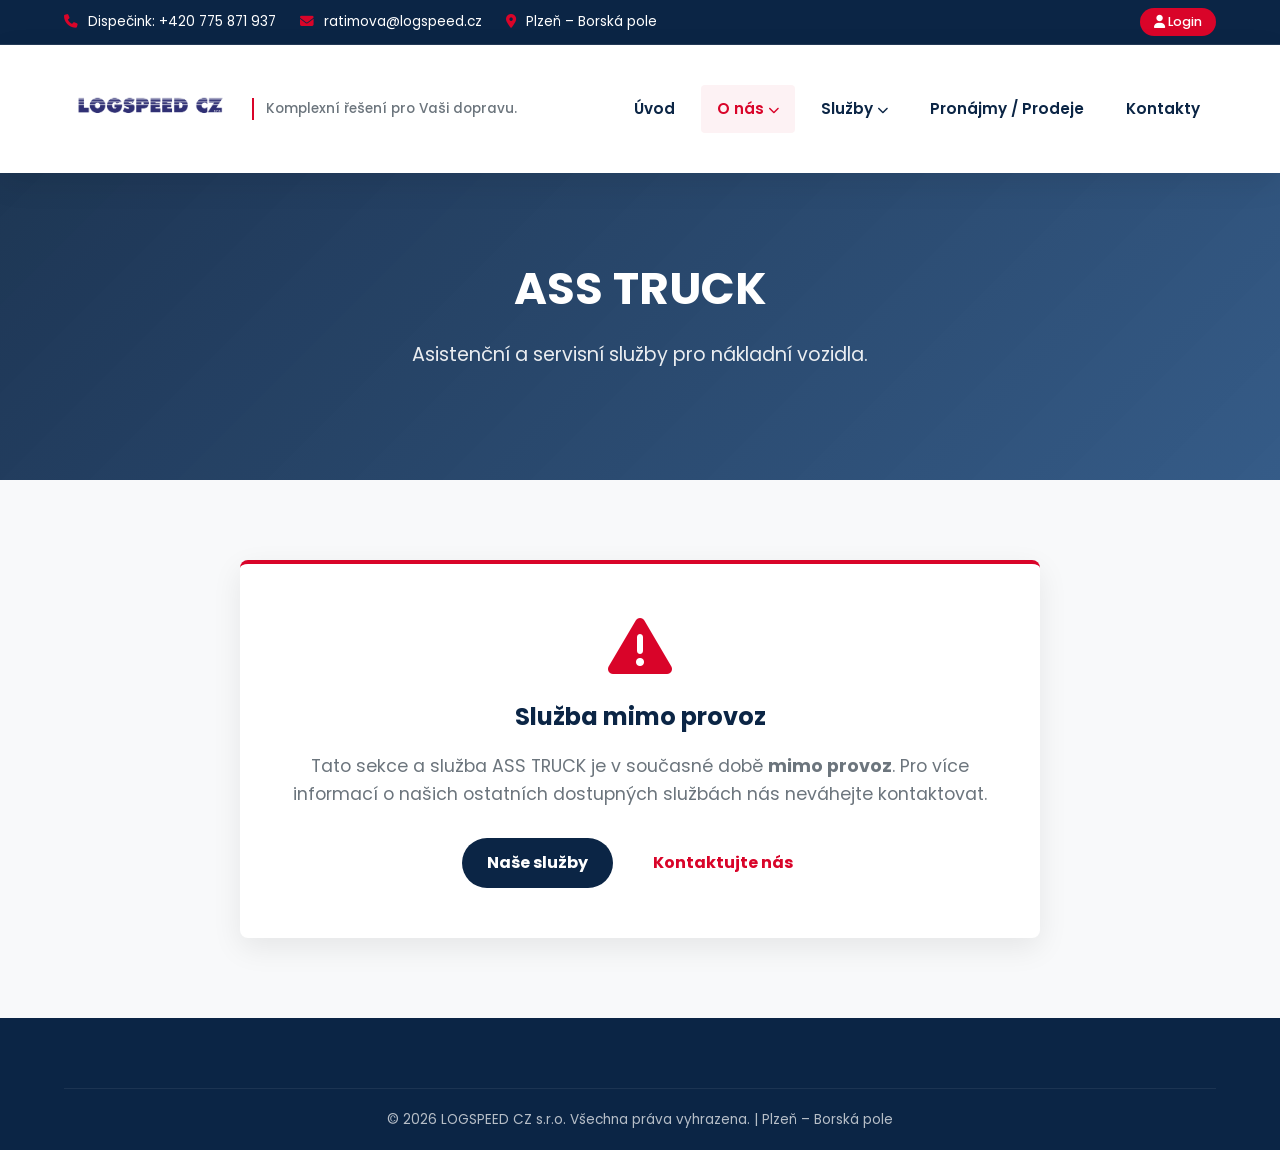
<file: ass-truck.html>
<!DOCTYPE html>
<html lang="cs">
<head>
  <meta charset="UTF-8">
  <meta name="viewport" content="width=device-width, initial-scale=1.0">
  <title>ASS TRUCK | LOGSPEED CZ s.r.o.</title>
  <link rel="stylesheet" href="style.css">
  <link rel="stylesheet" href="https://cdnjs.cloudflare.com/ajax/libs/font-awesome/6.4.0/css/all.min.css">
</head>
<body>

  <!-- HORNÍ KONTAKTNÍ LIŠTA -->
  <div class="top-bar">
    <div class="top-bar-info">
      <span><i class="fa-solid fa-phone"></i> Dispečink: +420 775 871 937</span>
      <span><i class="fa-solid fa-envelope"></i> ratimova@logspeed.cz</span>
      <span><i class="fa-solid fa-location-dot"></i> Plzeň – Borská pole</span>
    </div>
    <a href="#" class="login-btn-top"><i class="fa-solid fa-user"></i> Login</a>
  </div>

  <!-- HLAVNÍ HLAVIČKA A MENU -->
  <header class="main-header">
    <div class="logo-container">
      <a href="index.html">
        <img src="images/logo.png" alt="LOGSPEED CZ Logo" class="logo-img" onerror="this.src='https://via.placeholder.com/200x55?text=LOGSPEED+CZ'">
      </a>
      <div class="logo-slogan">
        Komplexní řešení pro Vaši dopravu.
      </div>
    </div>

    <nav>
      <ul class="nav-menu">
        <li class="nav-item"><a href="index.html" class="nav-link">Úvod</a></li>
        
        <li class="nav-item active">
          <a href="o-nas.html" class="nav-link">O nás <i class="fa-solid fa-chevron-down" style="font-size: 0.7rem;"></i></a>
          <ul class="dropdown-menu">
            <li><a href="o-nas.html" class="dropdown-item">O společnosti</a></li>
            <li><a href="ass-truck.html" class="dropdown-item">ASS TRUCK</a></li>
          </ul>
        </li>

        <li class="nav-item">
          <a href="sluzby.html" class="nav-link">Služby <i class="fa-solid fa-chevron-down" style="font-size: 0.7rem;"></i></a>
          <ul class="dropdown-menu">
            <li><a href="sluzby.html" class="dropdown-item">Přehled služeb</a></li>
            <li><a href="doprava-spedice.html" class="dropdown-item">Doprava a spedice</a></li>
            <li><a href="skladovani-logistika.html" class="dropdown-item">Skladování a logistika</a></li>
            <li><a href="cerpaci-stanice.html" class="dropdown-item">Čerpací stanice</a></li>
            <li><a href="parkovani.html" class="dropdown-item">Parkování</a></li>
            <li><a href="myci-linka.html" class="dropdown-item">Mycí linka</a></li>
          </ul>
        </li>

        <li class="nav-item"><a href="pronajmy-prodeje.html" class="nav-link">Pronájmy / Prodeje</a></li>
        <li class="nav-item"><a href="kontakty.html" class="nav-link">Kontakty</a></li>
      </ul>
    </nav>
  </header>

  <!-- BANNER STRÁNKY -->
  <section class="hero-section">
    <h1 class="hero-title">ASS TRUCK</h1>
    <p class="hero-subtitle">Asistenční a servisní služby pro nákladní vozidla.</p>
  </section>

  <!-- OBSAH STRÁNKY -->
  <main class="container">
    
    <div style="max-width: 800px; margin: 40px auto; text-align: center;">
      <div class="card" style="padding: 50px 30px; border-top-color: var(--accent-color);">
        <i class="fa-solid fa-triangle-exclamation" style="font-size: 4rem; color: var(--accent-color); margin-bottom: 20px;"></i>
        <h2 style="color: var(--primary-color); margin-bottom: 15px;">Služba mimo provoz</h2>
        <p style="font-size: 1.1rem; color: var(--text-muted); margin-bottom: 30px;">
          Tato sekce a služba ASS TRUCK je v současné době <strong>mimo provoz</strong>. Pro více informací o našich ostatních dostupných službách nás neváhejte kontaktovat.
        </p>
        
        <div style="display: flex; gap: 15px; justify-content: center; flex-wrap: wrap;">
          <a href="sluzby.html" class="cta-btn" style="background: var(--primary-color); color: white;">Naše služby</a>
          <a href="kontakty.html" class="cta-btn">Kontaktujte nás</a>
        </div>
      </div>
    </div>

  </main>

  <!-- PATKA -->
  <footer class="main-footer">
    <div class="footer-bottom">
      <p>&copy; 2026 LOGSPEED CZ s.r.o. Všechna práva vyhrazena. | Plzeň – Borská pole</p>
    </div>
  </footer>

</body>
</html>
</file>
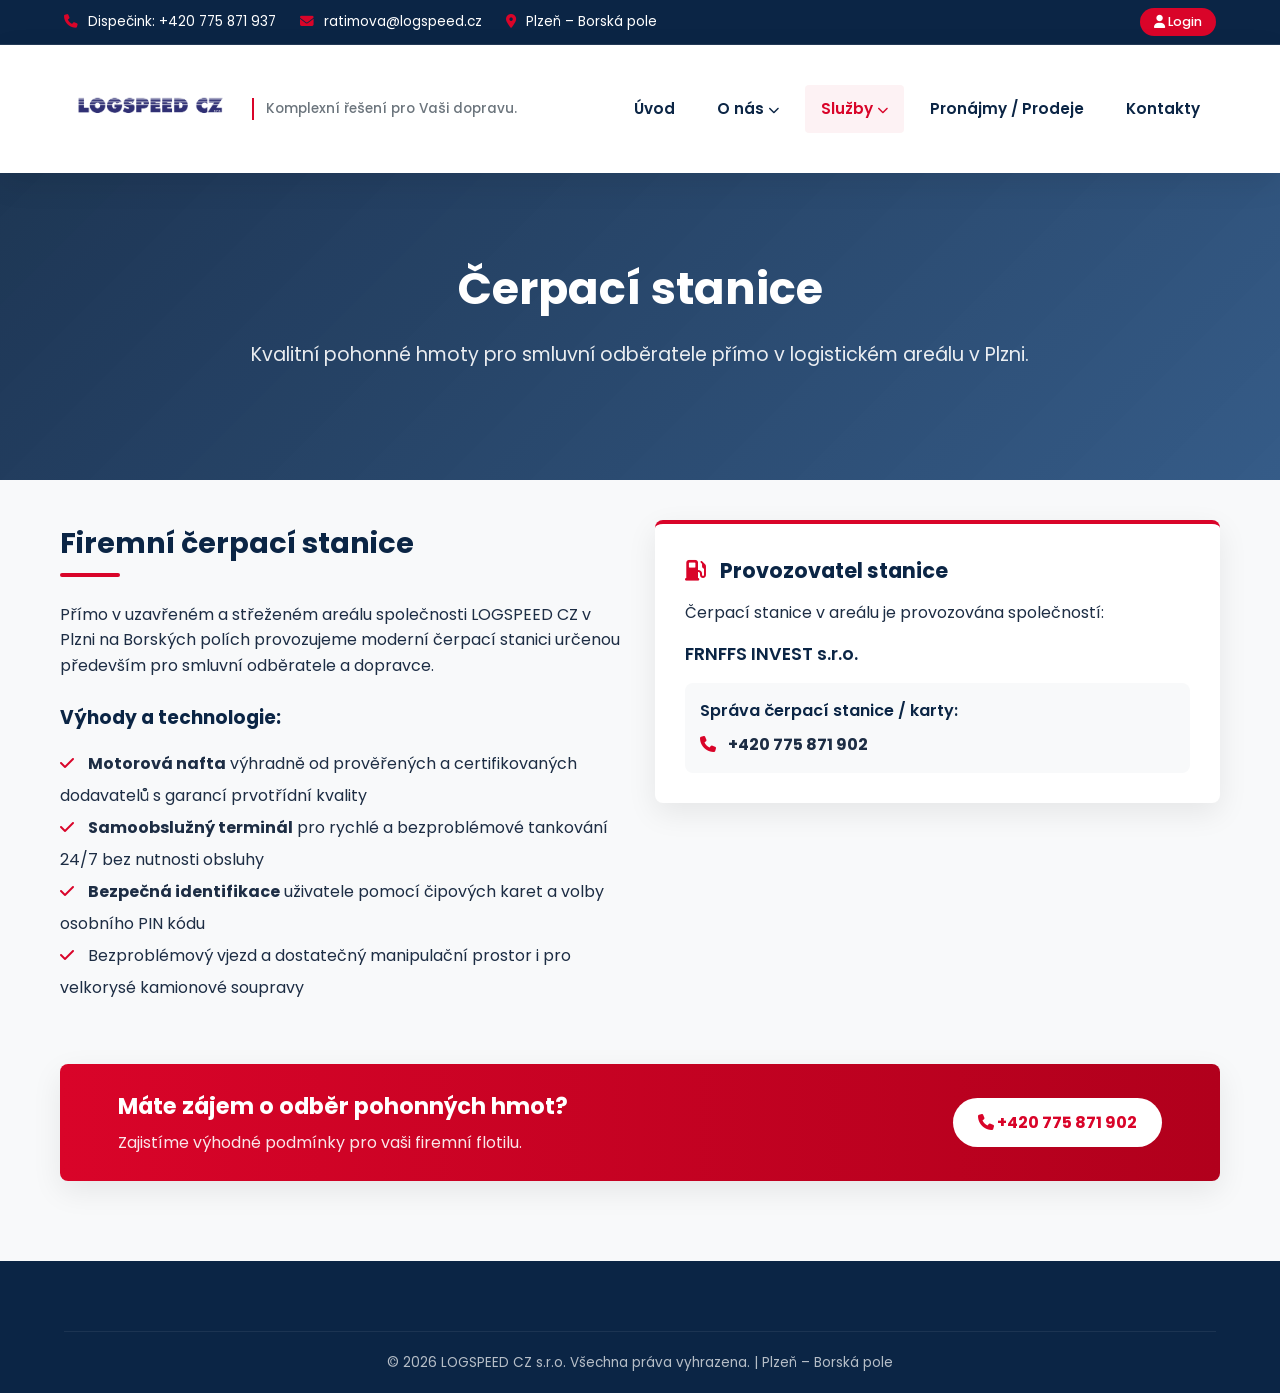
<file: cerpaci-stanice.html>
<!DOCTYPE html>
<html lang="cs">
<head>
  <meta charset="UTF-8">
  <meta name="viewport" content="width=device-width, initial-scale=1.0">
  <title>Čerpací stanice | LOGSPEED CZ s.r.o.</title>
  <link rel="stylesheet" href="style.css">
  <link rel="stylesheet" href="https://cdnjs.cloudflare.com/ajax/libs/font-awesome/6.4.0/css/all.min.css">
</head>
<body>

  <!-- HORNÍ KONTAKTNÍ LIŠTA -->
  <div class="top-bar">
    <div class="top-bar-info">
      <span><i class="fa-solid fa-phone"></i> Dispečink: +420 775 871 937</span>
      <span><i class="fa-solid fa-envelope"></i> ratimova@logspeed.cz</span>
      <span><i class="fa-solid fa-location-dot"></i> Plzeň – Borská pole</span>
    </div>
    <a href="#" class="login-btn-top"><i class="fa-solid fa-user"></i> Login</a>
  </div>

  <!-- HLAVNÍ HLAVIČKA A MENU -->
  <header class="main-header">
    <div class="logo-container">
      <a href="index.html">
        <img src="images/logo.png" alt="LOGSPEED CZ Logo" class="logo-img" onerror="this.src='https://via.placeholder.com/200x55?text=LOGSPEED+CZ'">
      </a>
      <div class="logo-slogan">
        Komplexní řešení pro Vaši dopravu.
      </div>
    </div>

    <nav>
      <ul class="nav-menu">
        <li class="nav-item"><a href="index.html" class="nav-link">Úvod</a></li>
        
        <li class="nav-item">
          <a href="o-nas.html" class="nav-link">O nás <i class="fa-solid fa-chevron-down" style="font-size: 0.7rem;"></i></a>
          <ul class="dropdown-menu">
            <li><a href="o-nas.html" class="dropdown-item">O společnosti</a></li>
            <li><a href="ass-truck.html" class="dropdown-item">ASS TRUCK</a></li>
          </ul>
        </li>

        <li class="nav-item active">
          <a href="sluzby.html" class="nav-link">Služby <i class="fa-solid fa-chevron-down" style="font-size: 0.7rem;"></i></a>
          <ul class="dropdown-menu">
            <li><a href="sluzby.html" class="dropdown-item">Přehled služeb</a></li>
            <li><a href="doprava-spedice.html" class="dropdown-item">Doprava a spedice</a></li>
            <li><a href="skladovani-logistika.html" class="dropdown-item">Skladování a logistika</a></li>
            <li><a href="cerpaci-stanice.html" class="dropdown-item">Čerpací stanice</a></li>
            <li><a href="parkovani.html" class="dropdown-item">Parkování</a></li>
            <li><a href="myci-linka.html" class="dropdown-item">Mycí linka</a></li>
          </ul>
        </li>

        <li class="nav-item"><a href="pronajmy-prodeje.html" class="nav-link">Pronájmy / Prodeje</a></li>
        <li class="nav-item"><a href="kontakty.html" class="nav-link">Kontakty</a></li>
      </ul>
    </nav>
  </header>

  <!-- BANNER STRÁNKY -->
  <section class="hero-section">
    <h1 class="hero-title">Čerpací stanice</h1>
    <p class="hero-subtitle">Kvalitní pohonné hmoty pro smluvní odběratele přímo v logistickém areálu v Plzni.</p>
  </section>

  <!-- OBSAH STRÁNKY -->
  <main class="container">
    
    <div class="grid-2">
      
      <!-- LEVÝ SLOUPEC: POPIS PROVOZU -->
      <div>
        <h2 class="section-title">Firemní čerpací stanice</h2>
        <p style="margin-bottom: 15px;">Přímo v uzavřeném a střeženém areálu společnosti LOGSPEED CZ v Plzni na Borských polích provozujeme moderní čerpací stanici určenou především pro smluvní odběratele a dopravce.</p>

        <h3 style="color: var(--primary-color); margin: 25px 0 15px;">Výhody a technologie:</h3>
        <ul style="line-height: 2; margin-bottom: 20px;">
          <li><i class="fa-solid fa-check" style="color: var(--accent-color); margin-right: 10px;"></i> <strong>Motorová nafta</strong> výhradně od prověřených a certifikovaných dodavatelů s garancí prvotřídní kvality</li>
          <li><i class="fa-solid fa-check" style="color: var(--accent-color); margin-right: 10px;"></i> <strong>Samoobslužný terminál</strong> pro rychlé a bezproblémové tankování 24/7 bez nutnosti obsluhy</li>
          <li><i class="fa-solid fa-check" style="color: var(--accent-color); margin-right: 10px;"></i> <strong>Bezpečná identifikace</strong> uživatele pomocí čipových karet a volby osobního PIN kódu</li>
          <li><i class="fa-solid fa-check" style="color: var(--accent-color); margin-right: 10px;"></i> Bezproblémový vjezd a dostatečný manipulační prostor i pro velkorysé kamionové soupravy</li>
        </ul>
      </div>

      <!-- PRAVÝ SLOUPEC: PROVOZOVATEL A KONTAKT -->
      <div>
        <div class="card" style="border-top-color: var(--accent-color); margin-bottom: 25px;">
          <h3 class="card-title"><i class="fa-solid fa-gas-pump" style="color: var(--accent-color); margin-right: 10px;"></i> Provozovatel stanice</h3>
          <p style="margin-bottom: 15px;">Čerpací stanice v areálu je provozována společností:</p>
          
          <p style="font-weight: 600; font-size: 1.1rem; color: var(--primary-color); margin-bottom: 15px;">FRNFFS INVEST s.r.o.</p>

          <div style="background: var(--bg-light); padding: 15px; border-radius: var(--radius);">
            <p style="font-weight: 600; color: var(--primary-color); margin-bottom: 8px;">Správa čerpací stanice / karty:</p>
            <p><i class="fa-solid fa-phone" style="color: var(--accent-color); margin-right: 8px;"></i> <strong>+420 775 871 902</strong></p>
          </div>
        </div>
      </div>

    </div>

    <!-- POPTÁVKA -->
    <div class="cta-banner">
      <div>
        <h3 style="font-size: 1.4rem; margin-bottom: 5px;">Máte zájem o odběr pohonných hmot?</h3>
        <p style="opacity: 0.9;">Zajistíme výhodné podmínky pro vaši firemní flotilu.</p>
      </div>
      <a href="tel:+420775871902" class="cta-btn"><i class="fa-solid fa-phone"></i> +420 775 871 902</a>
    </div>

  </main>

  <!-- PATKA -->
  <footer class="main-footer">
    <div class="footer-bottom">
      <p>&copy; 2026 LOGSPEED CZ s.r.o. Všechna práva vyhrazena. | Plzeň – Borská pole</p>
    </div>
  </footer>

</body>
</html>
</file>
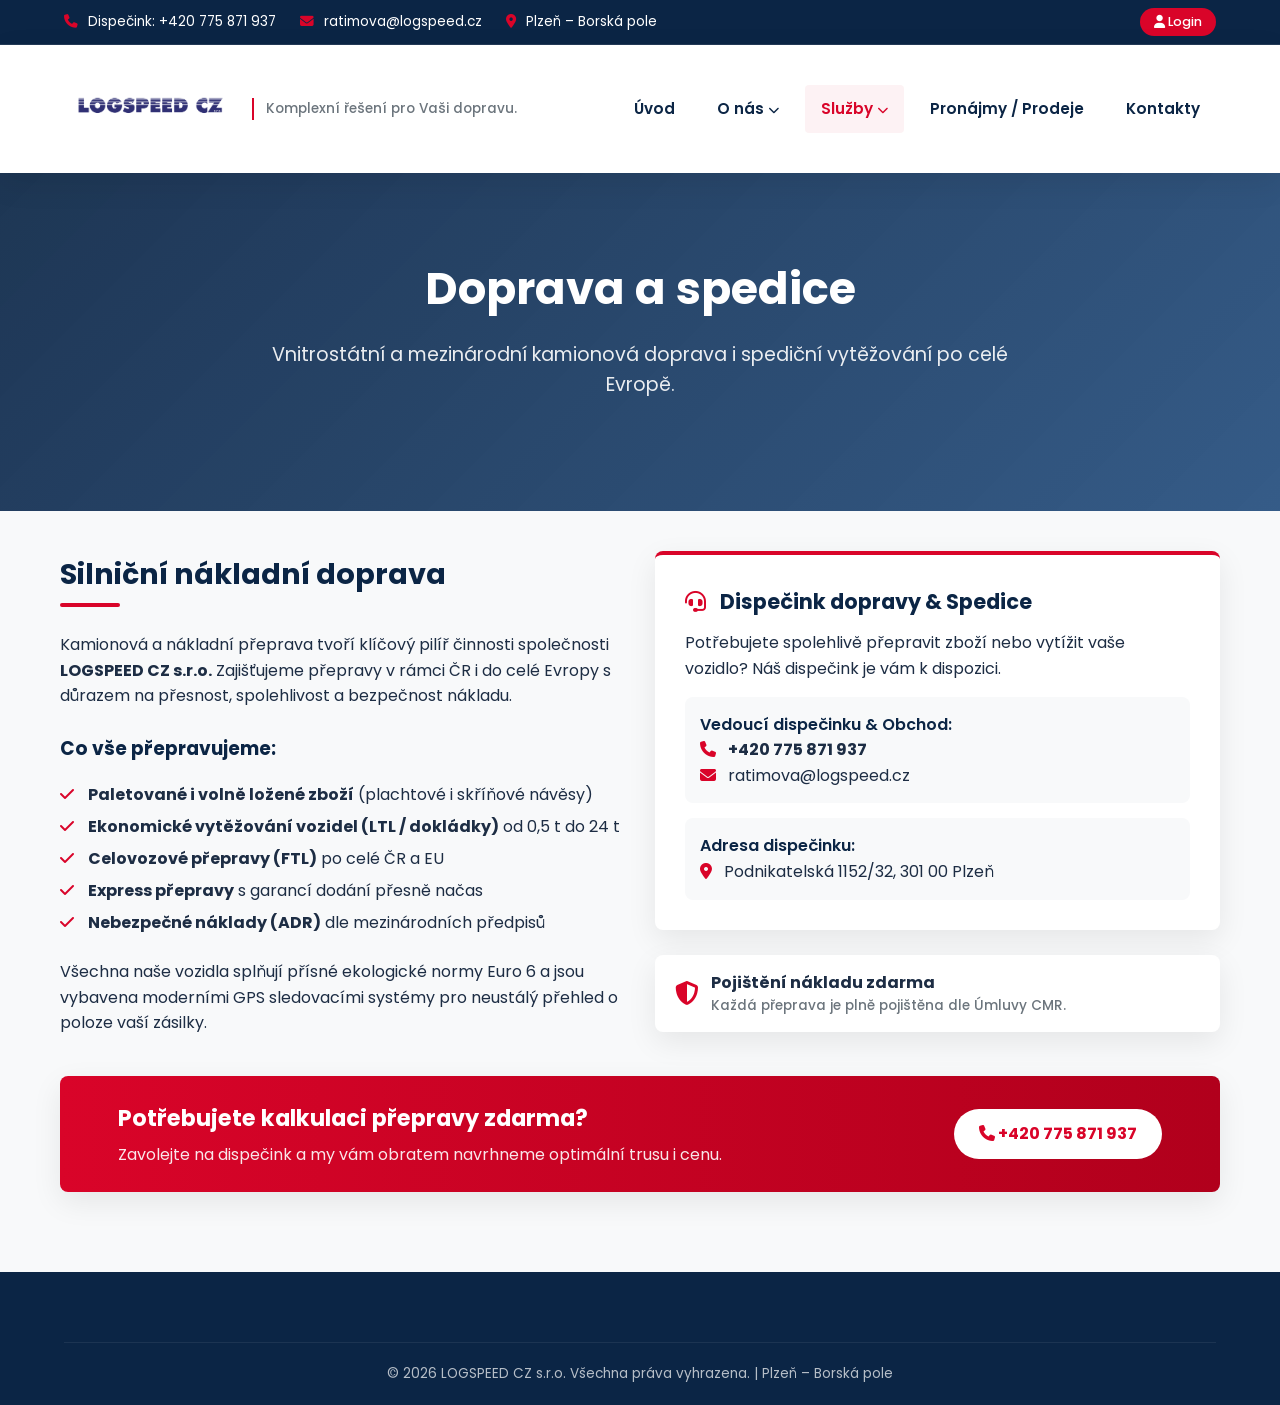
<file: doprava-spedice.html>
<!DOCTYPE html>
<html lang="cs">
<head>
  <meta charset="UTF-8">
  <meta name="viewport" content="width=device-width, initial-scale=1.0">
  <title>Doprava a spedice | LOGSPEED CZ s.r.o.</title>
  <link rel="stylesheet" href="style.css">
  <link rel="stylesheet" href="https://cdnjs.cloudflare.com/ajax/libs/font-awesome/6.4.0/css/all.min.css">
</head>
<body>

  <!-- HORNÍ KONTAKTNÍ LIŠTA -->
  <div class="top-bar">
    <div class="top-bar-info">
      <span><i class="fa-solid fa-phone"></i> Dispečink: +420 775 871 937</span>
      <span><i class="fa-solid fa-envelope"></i> ratimova@logspeed.cz</span>
      <span><i class="fa-solid fa-location-dot"></i> Plzeň – Borská pole</span>
    </div>
    <a href="#" class="login-btn-top"><i class="fa-solid fa-user"></i> Login</a>
  </div>

  <!-- HLAVNÍ HLAVIČKA A MENU -->
  <header class="main-header">
    <div class="logo-container">
      <a href="index.html">
        <img src="images/logo.png" alt="LOGSPEED CZ Logo" class="logo-img" onerror="this.src='https://via.placeholder.com/200x55?text=LOGSPEED+CZ'">
      </a>
      <div class="logo-slogan">
        Komplexní řešení pro Vaši dopravu.
      </div>
    </div>

    <nav>
      <ul class="nav-menu">
        <li class="nav-item"><a href="index.html" class="nav-link">Úvod</a></li>
        
        <li class="nav-item">
          <a href="o-nas.html" class="nav-link">O nás <i class="fa-solid fa-chevron-down" style="font-size: 0.7rem;"></i></a>
          <ul class="dropdown-menu">
            <li><a href="o-nas.html" class="dropdown-item">O společnosti</a></li>
            <li><a href="ass-truck.html" class="dropdown-item">ASS TRUCK</a></li>
          </ul>
        </li>

        <li class="nav-item active">
          <a href="sluzby.html" class="nav-link">Služby <i class="fa-solid fa-chevron-down" style="font-size: 0.7rem;"></i></a>
          <ul class="dropdown-menu">
            <li><a href="sluzby.html" class="dropdown-item">Přehled služeb</a></li>
            <li><a href="doprava-spedice.html" class="dropdown-item">Doprava a spedice</a></li>
            <li><a href="skladovani-logistika.html" class="dropdown-item">Skladování a logistika</a></li>
            <li><a href="cerpaci-stanice.html" class="dropdown-item">Čerpací stanice</a></li>
            <li><a href="parkovani.html" class="dropdown-item">Parkování</a></li>
            <li><a href="myci-linka.html" class="dropdown-item">Mycí linka</a></li>
          </ul>
        </li>

        <li class="nav-item"><a href="pronajmy-prodeje.html" class="nav-link">Pronájmy / Prodeje</a></li>
        <li class="nav-item"><a href="kontakty.html" class="nav-link">Kontakty</a></li>
      </ul>
    </nav>
  </header>

  <!-- BANNER STRÁNKY -->
  <section class="hero-section">
    <h1 class="hero-title">Doprava a spedice</h1>
    <p class="hero-subtitle">Vnitrostátní a mezinárodní kamionová doprava i spediční vytěžování po celé Evropě.</p>
  </section>

  <!-- OBSAH STRÁNKY -->
  <main class="container">
    
    <div class="grid-2">
      
      <!-- LEVÝ SLOUPEC: INFORMACE O DOPRAVĚ -->
      <div>
        <h2 class="section-title">Silniční nákladní doprava</h2>
        <p style="margin-bottom: 15px;">Kamionová a nákladní přeprava tvoří klíčový pilíř činnosti společnosti <strong>LOGSPEED CZ s.r.o.</strong> Zajišťujeme přepravy v rámci ČR i do celé Evropy s důrazem na přesnost, spolehlivost a bezpečnost nákladu.</p>

        <h3 style="color: var(--primary-color); margin: 25px 0 15px;">Co vše přepravujeme:</h3>
        <ul style="line-height: 2; margin-bottom: 20px;">
          <li><i class="fa-solid fa-check" style="color: var(--accent-color); margin-right: 10px;"></i> <strong>Paletované i volně ložené zboží</strong> (plachtové i skříňové návěsy)</li>
          <li><i class="fa-solid fa-check" style="color: var(--accent-color); margin-right: 10px;"></i> <strong>Ekonomické vytěžování vozidel (LTL / dokládky)</strong> od 0,5 t do 24 t</li>
          <li><i class="fa-solid fa-check" style="color: var(--accent-color); margin-right: 10px;"></i> <strong>Celovozové přepravy (FTL)</strong> po celé ČR a EU</li>
          <li><i class="fa-solid fa-check" style="color: var(--accent-color); margin-right: 10px;"></i> <strong>Express přepravy</strong> s garancí dodání přesně načas</li>
          <li><i class="fa-solid fa-check" style="color: var(--accent-color); margin-right: 10px;"></i> <strong>Nebezpečné náklady (ADR)</strong> dle mezinárodních předpisů</li>
        </ul>

        <p>Všechna naše vozidla splňují přísné ekologické normy Euro 6 a jsou vybavena moderními GPS sledovacími systémy pro neustálý přehled o poloze vaší zásilky.</p>
      </div>

      <!-- PRAVÝ SLOUPEC: DISPEČINK A RYCHLÁ POPTÁVKA -->
      <div>
        <div class="card" style="border-top-color: var(--accent-color); margin-bottom: 25px;">
          <h3 class="card-title"><i class="fa-solid fa-headset" style="color: var(--accent-color); margin-right: 10px;"></i> Dispečink dopravy & Spedice</h3>
          <p style="margin-bottom: 15px;">Potřebujete spolehlivě přepravit zboží nebo vytížit vaše vozidlo? Náš dispečink je vám k dispozici.</p>

          <div style="background: var(--bg-light); padding: 15px; border-radius: var(--radius); margin-bottom: 15px;">
            <p style="font-weight: 600; color: var(--primary-color);">Vedoucí dispečinku & Obchod:</p>
            <p><i class="fa-solid fa-phone" style="color: var(--accent-color); margin-right: 8px;"></i> <strong>+420 775 871 937</strong></p>
            <p><i class="fa-solid fa-envelope" style="color: var(--accent-color); margin-right: 8px;"></i> ratimova@logspeed.cz</p>
          </div>

          <div style="background: var(--bg-light); padding: 15px; border-radius: var(--radius);">
            <p style="font-weight: 600; color: var(--primary-color);">Adresa dispečinku:</p>
            <p><i class="fa-solid fa-location-dot" style="color: var(--accent-color); margin-right: 8px;"></i> Podnikatelská 1152/32, 301 00 Plzeň</p>
          </div>
        </div>

        <div class="reason-item" style="box-shadow: var(--shadow);">
          <i class="fa-solid fa-shield-halved" style="color: var(--accent-color); font-size: 1.5rem;"></i>
          <div>
            <strong>Pojištění nákladu zdarma</strong>
            <p style="font-size: 0.85rem; color: var(--text-muted); margin: 0;">Každá přeprava je plně pojištěna dle Úmluvy CMR.</p>
          </div>
        </div>
      </div>

    </div>

    <!-- POPTÁVKA -->
    <div class="cta-banner">
      <div>
        <h3 style="font-size: 1.4rem; margin-bottom: 5px;">Potřebujete kalkulaci přepravy zdarma?</h3>
        <p style="opacity: 0.9;">Zavolejte na dispečink a my vám obratem navrhneme optimální trusu i cenu.</p>
      </div>
      <a href="tel:+420775871937" class="cta-btn"><i class="fa-solid fa-phone"></i> +420 775 871 937</a>
    </div>

  </main>

  <!-- PATKA -->
  <footer class="main-footer">
    <div class="footer-bottom">
      <p>&copy; 2026 LOGSPEED CZ s.r.o. Všechna práva vyhrazena. | Plzeň – Borská pole</p>
    </div>
  </footer>

</body>
</html>
</file>
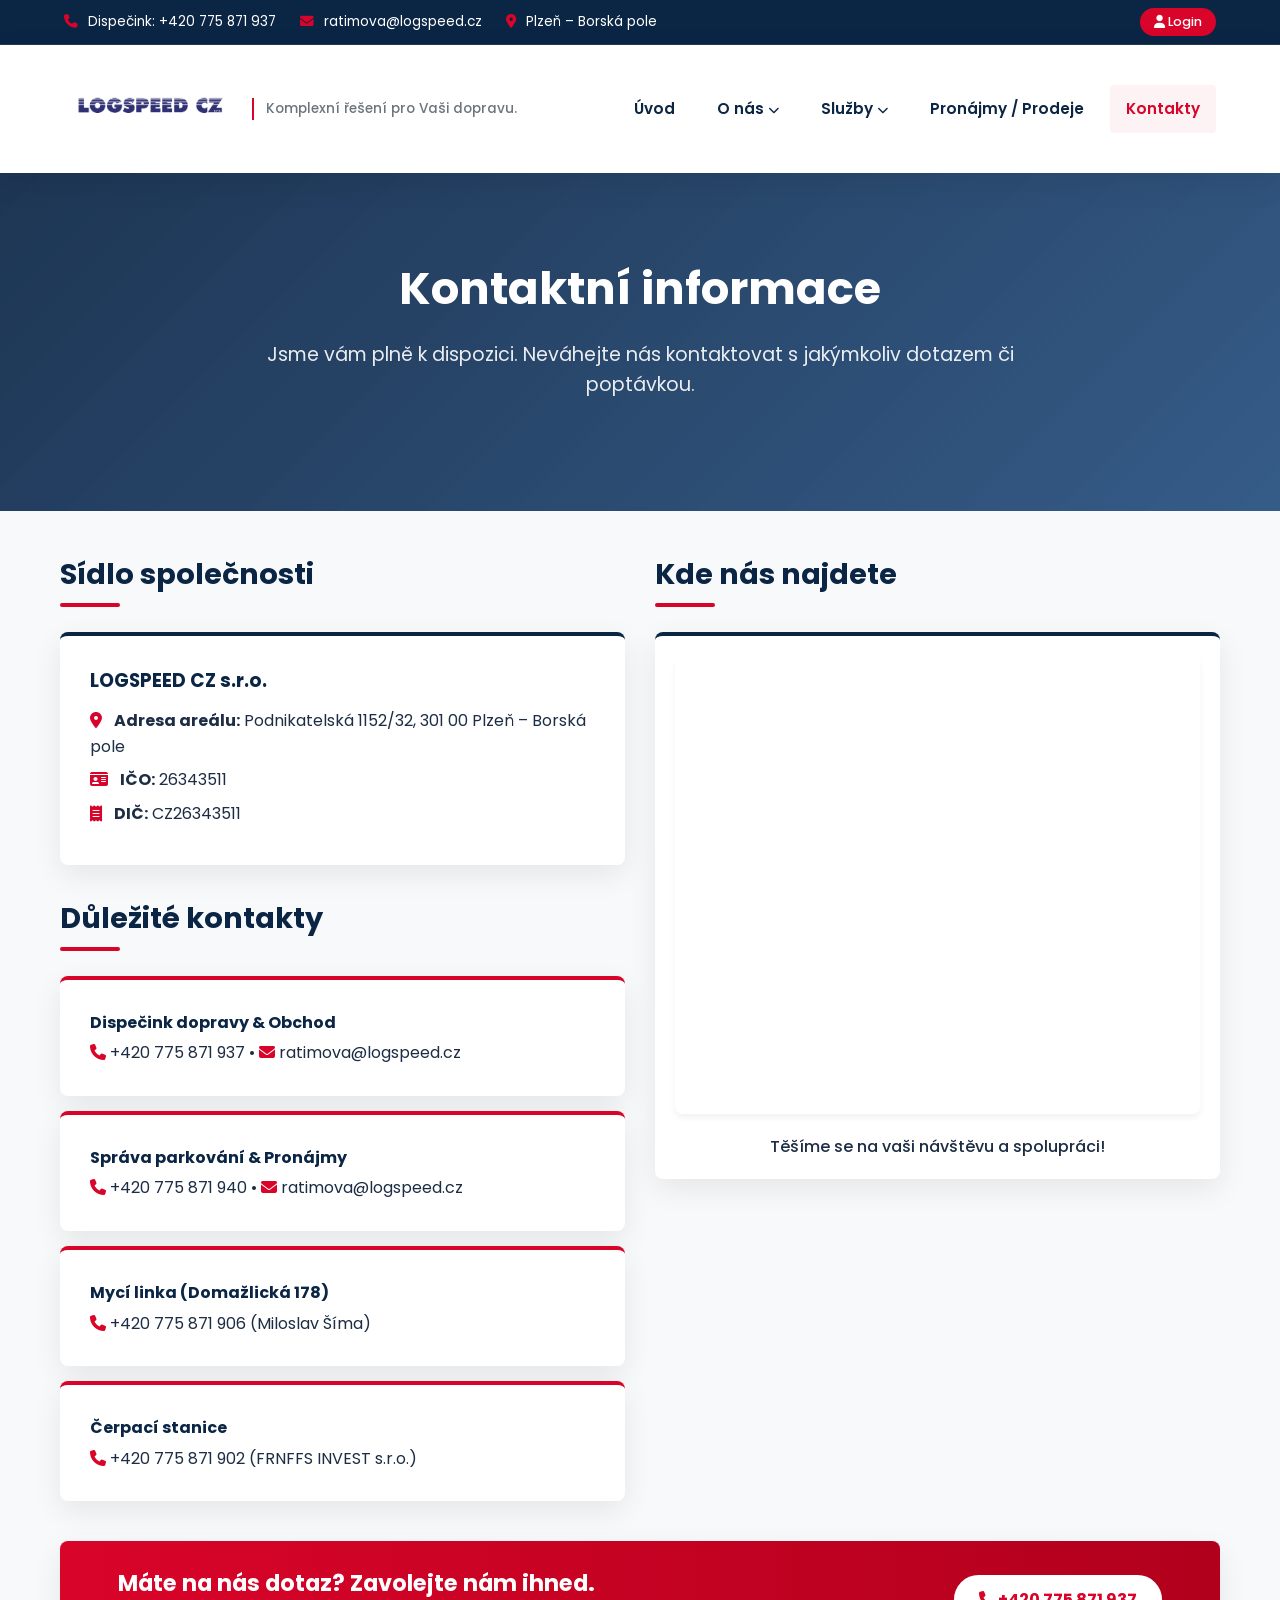
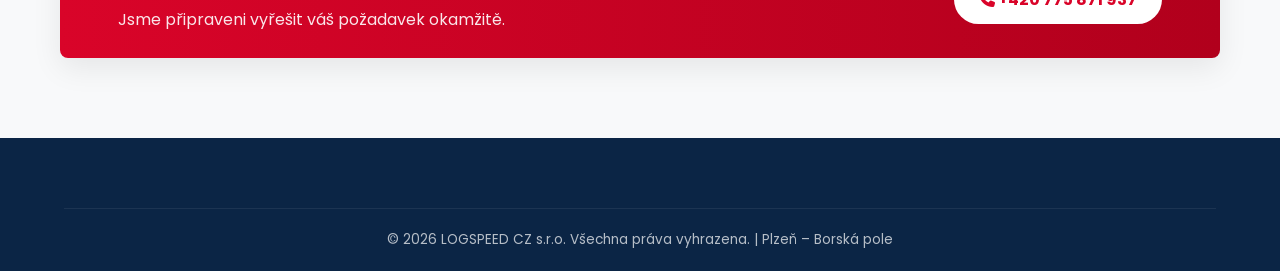
<file: kontakty.html>
<!DOCTYPE html>
<html lang="cs">
<head>
  <meta charset="UTF-8">
  <meta name="viewport" content="width=device-width, initial-scale=1.0">
  <title>Kontakty | LOGSPEED CZ s.r.o.</title>
  <link rel="stylesheet" href="style.css">
  <link rel="stylesheet" href="https://cdnjs.cloudflare.com/ajax/libs/font-awesome/6.4.0/css/all.min.css">
</head>
<body>

  <!-- HORNÍ KONTAKTNÍ LIŠTA -->
  <div class="top-bar">
    <div class="top-bar-info">
      <span><i class="fa-solid fa-phone"></i> Dispečink: +420 775 871 937</span>
      <span><i class="fa-solid fa-envelope"></i> ratimova@logspeed.cz</span>
      <span><i class="fa-solid fa-location-dot"></i> Plzeň – Borská pole</span>
    </div>
    <a href="#" class="login-btn-top"><i class="fa-solid fa-user"></i> Login</a>
  </div>

  <!-- HLAVNÍ HLAVIČKA A MENU -->
  <header class="main-header">
    <div class="logo-container">
      <a href="index.html">
        <img src="images/logo.png" alt="LOGSPEED CZ Logo" class="logo-img" onerror="this.src='https://via.placeholder.com/200x55?text=LOGSPEED+CZ'">
      </a>
      <div class="logo-slogan">
        Komplexní řešení pro Vaši dopravu.
      </div>
    </div>

    <nav>
      <ul class="nav-menu">
        <li class="nav-item"><a href="index.html" class="nav-link">Úvod</a></li>
        
        <li class="nav-item">
          <a href="o-nas.html" class="nav-link">O nás <i class="fa-solid fa-chevron-down" style="font-size: 0.7rem;"></i></a>
          <ul class="dropdown-menu">
            <li><a href="o-nas.html" class="dropdown-item">O společnosti</a></li>
            <li><a href="ass-truck.html" class="dropdown-item">ASS TRUCK</a></li>
          </ul>
        </li>

        <li class="nav-item">
          <a href="sluzby.html" class="nav-link">Služby <i class="fa-solid fa-chevron-down" style="font-size: 0.7rem;"></i></a>
          <ul class="dropdown-menu">
            <li><a href="sluzby.html" class="dropdown-item">Přehled služeb</a></li>
            <li><a href="doprava-spedice.html" class="dropdown-item">Doprava a spedice</a></li>
            <li><a href="skladovani-logistika.html" class="dropdown-item">Skladování a logistika</a></li>
            <li><a href="cerpaci-stanice.html" class="dropdown-item">Čerpací stanice</a></li>
            <li><a href="parkovani.html" class="dropdown-item">Parkování</a></li>
            <li><a href="myci-linka.html" class="dropdown-item">Mycí linka</a></li>
          </ul>
        </li>

        <li class="nav-item"><a href="pronajmy-prodeje.html" class="nav-link">Pronájmy / Prodeje</a></li>
        <li class="nav-item active"><a href="kontakty.html" class="nav-link">Kontakty</a></li>
      </ul>
    </nav>
  </header>

  <!-- BANNER STRÁNKY -->
  <section class="hero-section">
    <h1 class="hero-title">Kontaktní informace</h1>
    <p class="hero-subtitle">Jsme vám plně k dispozici. Neváhejte nás kontaktovat s jakýmkoliv dotazem či poptávkou.</p>
  </section>

  <!-- OBSAH STRÁNKY -->
  <main class="container">
    
    <div class="grid-2">
      
      <!-- LEVÝ SLOUPEC: SÍDLO A FAKTURAČNÍ ÚDAJE -->
      <div>
        <h2 class="section-title">Sídlo společnosti</h2>
        <div class="card" style="border-top-color: var(--primary-color); margin-bottom: 30px;">
          <h3 style="color: var(--primary-color); margin-bottom: 12px;">LOGSPEED CZ s.r.o.</h3>
          <p style="margin-bottom: 8px;"><i class="fa-solid fa-location-dot" style="color: var(--accent-color); margin-right: 8px;"></i> <strong>Adresa areálu:</strong> Podnikatelská 1152/32, 301 00 Plzeň – Borská pole</p>
          <p style="margin-bottom: 8px;"><i class="fa-solid fa-id-card" style="color: var(--accent-color); margin-right: 8px;"></i> <strong>IČO:</strong> 26343511</p>
          <p style="margin-bottom: 8px;"><i class="fa-solid fa-receipt" style="color: var(--accent-color); margin-right: 8px;"></i> <strong>DIČ:</strong> CZ26343511</p>
        </div>

        <h2 class="section-title">Důležité kontakty</h2>
        
        <div class="card" style="border-top-color: var(--accent-color); margin-bottom: 15px;">
          <h4 style="color: var(--primary-color); margin-bottom: 5px;">Dispečink dopravy & Obchod</h4>
          <p><i class="fa-solid fa-phone" style="color: var(--accent-color);"></i> +420 775 871 937 &bull; <i class="fa-solid fa-envelope" style="color: var(--accent-color);"></i> ratimova@logspeed.cz</p>
        </div>

        <div class="card" style="border-top-color: var(--accent-color); margin-bottom: 15px;">
          <h4 style="color: var(--primary-color); margin-bottom: 5px;">Správa parkování & Pronájmy</h4>
          <p><i class="fa-solid fa-phone" style="color: var(--accent-color);"></i> +420 775 871 940 &bull; <i class="fa-solid fa-envelope" style="color: var(--accent-color);"></i> ratimova@logspeed.cz</p>
        </div>

        <div class="card" style="border-top-color: var(--accent-color); margin-bottom: 15px;">
          <h4 style="color: var(--primary-color); margin-bottom: 5px;">Mycí linka (Domažlická 178)</h4>
          <p><i class="fa-solid fa-phone" style="color: var(--accent-color);"></i> +420 775 871 906 (Miloslav Šíma)</p>
        </div>

        <div class="card" style="border-top-color: var(--accent-color);">
          <h4 style="color: var(--primary-color); margin-bottom: 5px;">Čerpací stanice</h4>
          <p><i class="fa-solid fa-phone" style="color: var(--accent-color);"></i> +420 775 871 902 (FRNFFS INVEST s.r.o.)</p>
        </div>
      </div>

     <!-- PRAVÝ SLOUPEC: MAPA -->
      <div>
        <h2 class="section-title">Kde nás najdete</h2>
        <div class="card" style="padding: 20px; text-align: center;">
          <!-- INTERAKTIVNÍ MAPA GOOGLE -->
          <div style="border-radius: var(--radius); overflow: hidden; margin-bottom: 20px; box-shadow: 0 4px 6px rgba(0,0,0,0.05);">
            <iframe src="https://www.google.com/maps/embed?pb=!1m18!1m12!1m3!1d2457.912067612165!2d13.318872610236333!3d49.733521419380274!2m3!1f0!2f0!3f0!3m2!1i1024!2i768!4f13.1!3m3!1m2!1s0x470aed0044e9b327%3A0x54984f7c6b234b6a!2sLOGSPEED%20CZ%20s.r.o.%20-%20office!5e1!3m2!1scs!2scz!4v1790595430620!5m2!1scs!2scz" width="100%" height="450" style="border:0;" allowfullscreen="" loading="lazy" referrerpolicy="strict-origin-when-cross-origin"></iframe>
          </div>
          
          <p style="font-weight: 500;">Těšíme se na vaši návštěvu a spolupráci!</p>
        </div>
      </div>

    </div>

    <!-- POPTÁVKA -->
    <div class="cta-banner" style="margin-top: 40px;">
      <div>
        <h3 style="font-size: 1.4rem; margin-bottom: 5px;">Máte na nás dotaz? Zavolejte nám ihned.</h3>
        <p style="opacity: 0.9;">Jsme připraveni vyřešit váš požadavek okamžitě.</p>
      </div>
      <a href="tel:+420775871937" class="cta-btn"><i class="fa-solid fa-phone"></i> +420 775 871 937</a>
    </div>

  </main>

  <!-- PATKA -->
  <footer class="main-footer">
    <div class="footer-bottom">
      <p>&copy; 2026 LOGSPEED CZ s.r.o. Všechna práva vyhrazena. | Plzeň – Borská pole</p>
    </div>
  </footer>

</body>
</html>
</file>
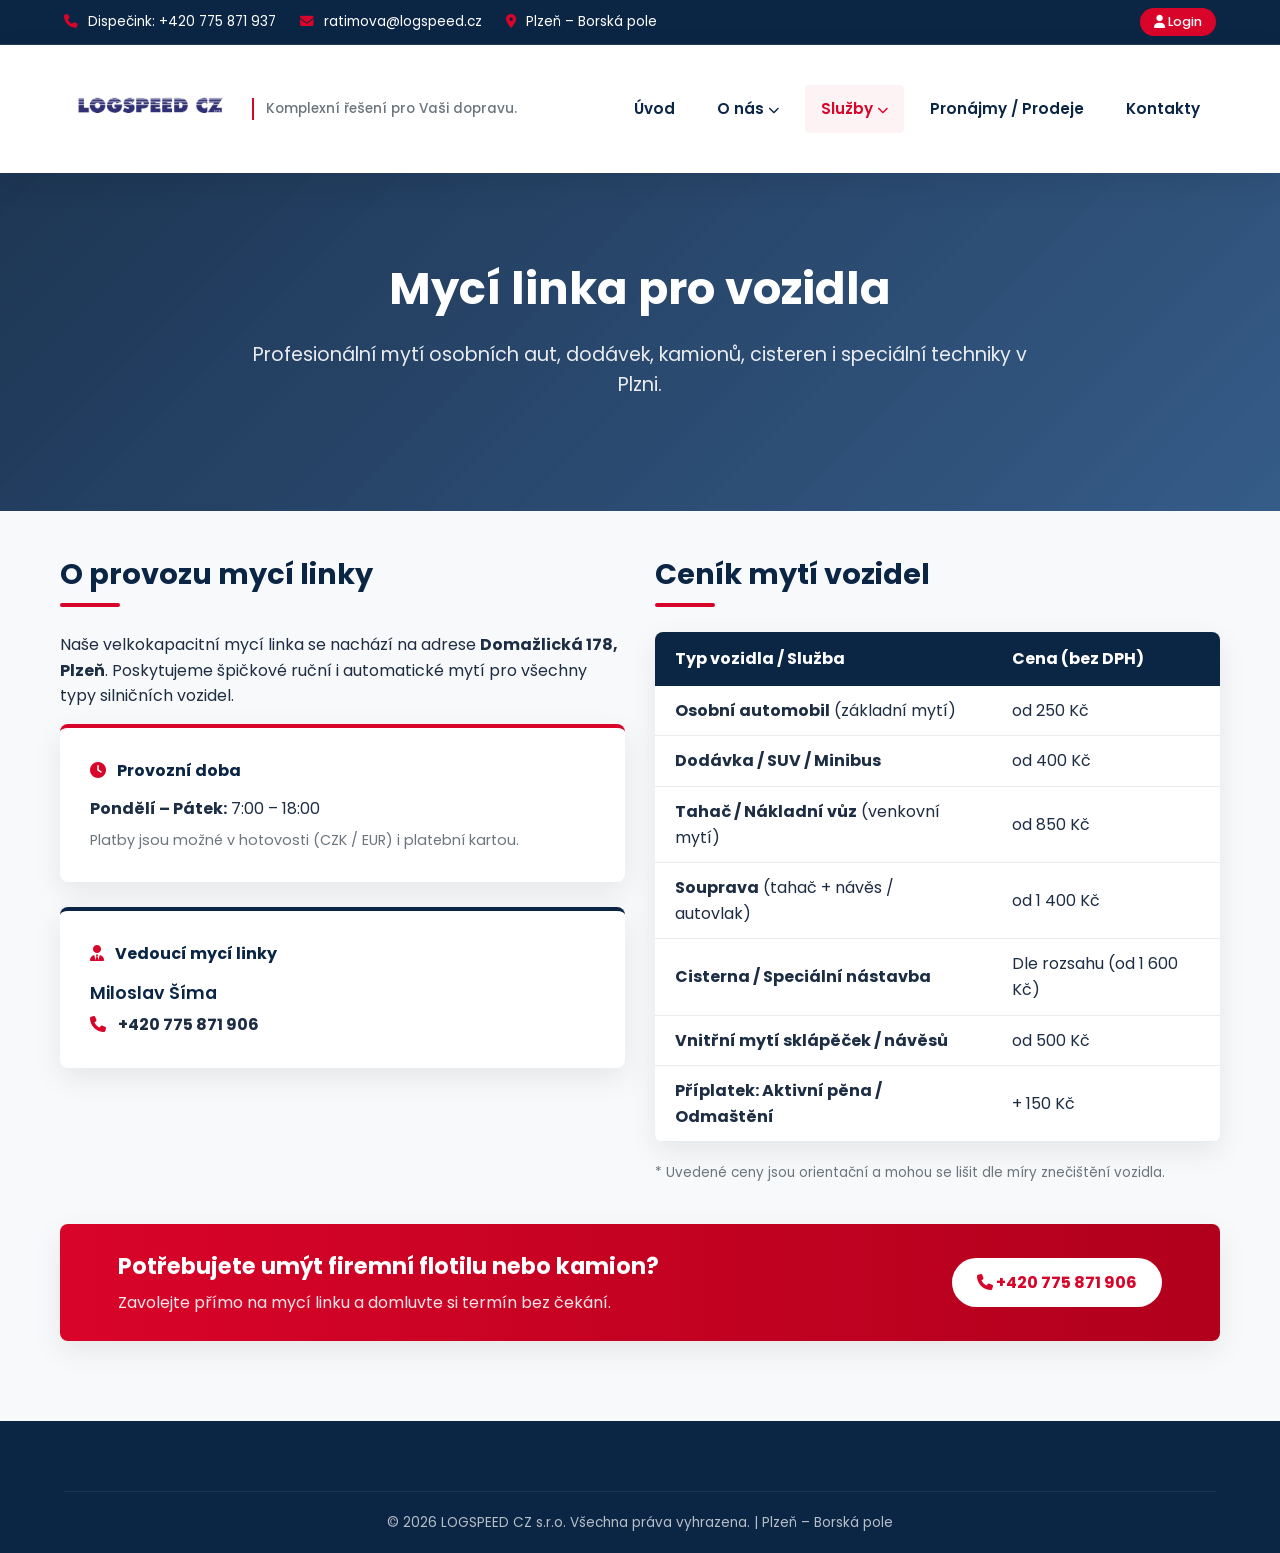
<file: myci-linka.html>
<!DOCTYPE html>
<html lang="cs">
<head>
  <meta charset="UTF-8">
  <meta name="viewport" content="width=device-width, initial-scale=1.0">
  <title>Mycí linka | LOGSPEED CZ s.r.o.</title>
  <link rel="stylesheet" href="style.css">
  <link rel="stylesheet" href="https://cdnjs.cloudflare.com/ajax/libs/font-awesome/6.4.0/css/all.min.css">
</head>
<body>

  <!-- HORNÍ KONTAKTNÍ LIŠTA -->
  <div class="top-bar">
    <div class="top-bar-info">
      <span><i class="fa-solid fa-phone"></i> Dispečink: +420 775 871 937</span>
      <span><i class="fa-solid fa-envelope"></i> ratimova@logspeed.cz</span>
      <span><i class="fa-solid fa-location-dot"></i> Plzeň – Borská pole</span>
    </div>
    <a href="#" class="login-btn-top"><i class="fa-solid fa-user"></i> Login</a>
  </div>

  <!-- HLAVNÍ HLAVIČKA A MENU -->
  <header class="main-header">
    <div class="logo-container">
      <a href="index.html">
        <img src="images/logo.png" alt="LOGSPEED CZ Logo" class="logo-img" onerror="this.src='https://via.placeholder.com/200x55?text=LOGSPEED+CZ'">
      </a>
      <div class="logo-slogan">
        Komplexní řešení pro Vaši dopravu.
      </div>
    </div>

    <nav>
      <ul class="nav-menu">
        <li class="nav-item"><a href="index.html" class="nav-link">Úvod</a></li>
        
        <li class="nav-item">
          <a href="o-nas.html" class="nav-link">O nás <i class="fa-solid fa-chevron-down" style="font-size: 0.7rem;"></i></a>
          <ul class="dropdown-menu">
            <li><a href="o-nas.html" class="dropdown-item">O společnosti</a></li>
            <li><a href="ass-truck.html" class="dropdown-item">ASS TRUCK</a></li>
          </ul>
        </li>

        <li class="nav-item active">
          <a href="sluzby.html" class="nav-link">Služby <i class="fa-solid fa-chevron-down" style="font-size: 0.7rem;"></i></a>
          <ul class="dropdown-menu">
            <li><a href="sluzby.html" class="dropdown-item">Přehled služeb</a></li>
            <li><a href="doprava-spedice.html" class="dropdown-item">Doprava a spedice</a></li>
            <li><a href="skladovani-logistika.html" class="dropdown-item">Skladování a logistika</a></li>
            <li><a href="cerpaci-stanice.html" class="dropdown-item">Čerpací stanice</a></li>
            <li><a href="parkovani.html" class="dropdown-item">Parkování</a></li>
            <li><a href="myci-linka.html" class="dropdown-item">Mycí linka</a></li>
          </ul>
        </li>

        <li class="nav-item"><a href="pronajmy-prodeje.html" class="nav-link">Pronájmy / Prodeje</a></li>
        <li class="nav-item"><a href="kontakty.html" class="nav-link">Kontakty</a></li>
      </ul>
    </nav>
  </header>

  <!-- BANNER STRÁNKY -->
  <section class="hero-section">
    <h1 class="hero-title">Mycí linka pro vozidla</h1>
    <p class="hero-subtitle">Profesionální mytí osobních aut, dodávek, kamionů, cisteren i speciální techniky v Plzni.</p>
  </section>

  <!-- OBSAH STRÁNKY -->
  <main class="container">
    
    <div class="grid-2" style="align-items: start;">
      
      <!-- LEVÝ SLOUPEC: INFORMACE A KONTAKT -->
      <div>
        <h2 class="section-title">O provozu mycí linky</h2>
        <p style="margin-bottom: 15px;">Naše velkokapacitní mycí linka se nachází na adrese <strong>Domažlická 178, Plzeň</strong>. Poskytujeme špičkové ruční i automatické mytí pro všechny typy silničních vozidel.</p>

        <div class="card" style="border-top-color: var(--accent-color); margin-bottom: 25px;">
          <h4 style="color: var(--primary-color); margin-bottom: 12px;"><i class="fa-solid fa-clock" style="color: var(--accent-color); margin-right: 8px;"></i> Provozní doba</h4>
          <p style="margin-bottom: 8px;"><strong>Pondělí – Pátek:</strong> 7:00 – 18:00</p>
          <p style="color: var(--text-muted); font-size: 0.9rem;">Platby jsou možné v hotovosti (CZK / EUR) i platební kartou.</p>
        </div>

        <div class="card" style="border-top-color: var(--primary-color);">
          <h4 style="color: var(--primary-color); margin-bottom: 12px;"><i class="fa-solid fa-user-tie" style="color: var(--accent-color); margin-right: 8px;"></i> Vedoucí mycí linky</h4>
          <p style="font-weight: 600; font-size: 1.1rem; color: var(--primary-color); margin-bottom: 5px;">Miloslav Šíma</p>
          <p><i class="fa-solid fa-phone" style="color: var(--accent-color); margin-right: 8px;"></i> <strong>+420 775 871 906</strong></p>
        </div>
      </div>

      <!-- PRAVÝ SLOUPEC: DETAILNÍ CENÍK -->
      <div>
        <h2 class="section-title">Ceník mytí vozidel</h2>
        
        <table class="price-table">
          <thead>
            <tr>
              <th>Typ vozidla / Služba</th>
              <th>Cena (bez DPH)</th>
            </tr>
          </thead>
          <tbody>
            <tr>
              <td><strong>Osobní automobil</strong> (základní mytí)</td>
              <td>od 250 Kč</td>
            </tr>
            <tr>
              <td><strong>Dodávka / SUV / Minibus</strong></td>
              <td>od 400 Kč</td>
            </tr>
            <tr>
              <td><strong>Tahač / Nákladní vůz</strong> (venkovní mytí)</td>
              <td>od 850 Kč</td>
            </tr>
            <tr>
              <td><strong>Souprava</strong> (tahač + návěs / autovlak)</td>
              <td>od 1 400 Kč</td>
            </tr>
            <tr>
              <td><strong>Cisterna / Speciální nástavba</strong></td>
              <td>Dle rozsahu (od 1 600 Kč)</td>
            </tr>
            <tr>
              <td><strong>Vnitřní mytí sklápěček / návěsů</strong></td>
              <td>od 500 Kč</td>
            </tr>
            <tr>
              <td><strong>Příplatek: Aktivní pěna / Odmaštění</strong></td>
              <td>+ 150 Kč</td>
            </tr>
          </tbody>
        </table>
        <p style="font-size: 0.85rem; color: var(--text-muted); margin-top: 5px;">* Uvedené ceny jsou orientační a mohou se lišit dle míry znečištění vozidla.</p>
      </div>

    </div>

    <!-- POPTÁVKA -->
    <div class="cta-banner" style="margin-top: 40px;">
      <div>
        <h3 style="font-size: 1.4rem; margin-bottom: 5px;">Potřebujete umýt firemní flotilu nebo kamion?</h3>
        <p style="opacity: 0.9;">Zavolejte přímo na mycí linku a domluvte si termín bez čekání.</p>
      </div>
      <a href="tel:+420775871906" class="cta-btn"><i class="fa-solid fa-phone"></i> +420 775 871 906</a>
    </div>

  </main>

  <!-- PATKA -->
  <footer class="main-footer">
    <div class="footer-bottom">
      <p>&copy; 2026 LOGSPEED CZ s.r.o. Všechna práva vyhrazena. | Plzeň – Borská pole</p>
    </div>
  </footer>

</body>
</html>
</file>
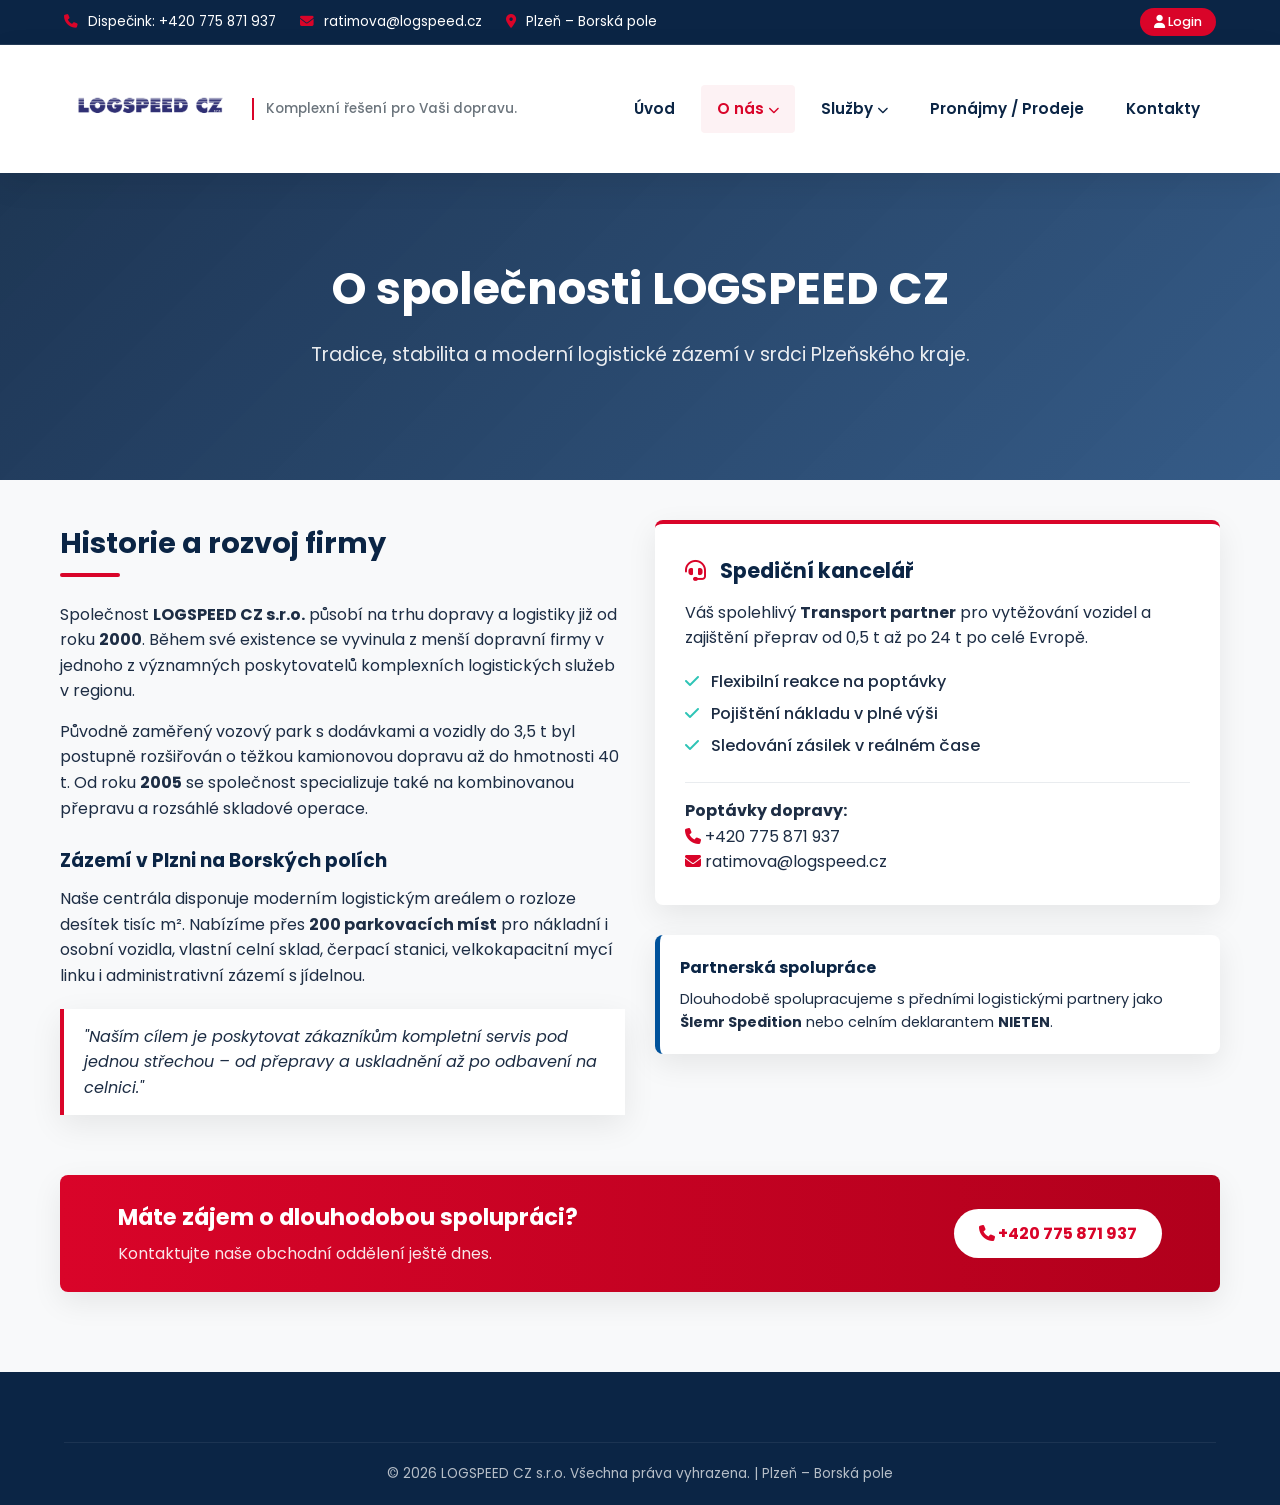
<file: o-nas.html>
<!DOCTYPE html>
<html lang="cs">
<head>
  <meta charset="UTF-8">
  <meta name="viewport" content="width=device-width, initial-scale=1.0">
  <title>O nás | LOGSPEED CZ s.r.o.</title>
  <link rel="stylesheet" href="style.css">
  <link rel="stylesheet" href="https://cdnjs.cloudflare.com/ajax/libs/font-awesome/6.4.0/css/all.min.css">
</head>
<body>

  <!-- HORNÍ KONTAKTNÍ LIŠTA -->
  <div class="top-bar">
    <div class="top-bar-info">
      <span><i class="fa-solid fa-phone"></i> Dispečink: +420 775 871 937</span>
      <span><i class="fa-solid fa-envelope"></i> ratimova@logspeed.cz</span>
      <span><i class="fa-solid fa-location-dot"></i> Plzeň – Borská pole</span>
    </div>
    <a href="#" class="login-btn-top"><i class="fa-solid fa-user"></i> Login</a>
  </div>

  <!-- HLAVNÍ HLAVIČKA A MENU -->
  <header class="main-header">
    <div class="logo-container">
      <a href="index.html">
        <img src="images/logo.png" alt="LOGSPEED CZ Logo" class="logo-img" onerror="this.src='https://via.placeholder.com/200x55?text=LOGSPEED+CZ'">
      </a>
      <div class="logo-slogan">
        Komplexní řešení pro Vaši dopravu.
      </div>
    </div>

    <nav>
      <ul class="nav-menu">
        <li class="nav-item"><a href="index.html" class="nav-link">Úvod</a></li>
        
        <li class="nav-item active">
          <a href="o-nas.html" class="nav-link">O nás <i class="fa-solid fa-chevron-down" style="font-size: 0.7rem;"></i></a>
          <ul class="dropdown-menu">
            <li><a href="o-nas.html" class="dropdown-item">O společnosti</a></li>
            <li><a href="ass-truck.html" class="dropdown-item">ASS TRUCK</a></li>
          </ul>
        </li>

        <li class="nav-item">
          <a href="sluzby.html" class="nav-link">Služby <i class="fa-solid fa-chevron-down" style="font-size: 0.7rem;"></i></a>
          <ul class="dropdown-menu">
            <li><a href="sluzby.html" class="dropdown-item">Přehled služeb</a></li>
            <li><a href="doprava-spedice.html" class="dropdown-item">Doprava a spedice</a></li>
            <li><a href="skladovani-logistika.html" class="dropdown-item">Skladování a logistika</a></li>
            <li><a href="cerpaci-stanice.html" class="dropdown-item">Čerpací stanice</a></li>
            <li><a href="parkovani.html" class="dropdown-item">Parkování</a></li>
            <li><a href="myci-linka.html" class="dropdown-item">Mycí linka</a></li>
          </ul>
        </li>

        <li class="nav-item"><a href="pronajmy-prodeje.html" class="nav-link">Pronájmy / Prodeje</a></li>
        <li class="nav-item"><a href="kontakty.html" class="nav-link">Kontakty</a></li>
      </ul>
    </nav>
  </header>

  <!-- BANNER STRÁNKY -->
  <section class="hero-section">
    <h1 class="hero-title">O společnosti LOGSPEED CZ</h1>
    <p class="hero-subtitle">Tradice, stabilita a moderní logistické zázemí v srdci Plzeňského kraje.</p>
  </section>

  <!-- OBSAH STRÁNKY -->
  <main class="container">
    
    <div class="grid-2">
      
      <!-- LEVÝ SLOUPEC: HISTORIE A POPIS -->
      <div>
        <h2 class="section-title">Historie a rozvoj firmy</h2>
        <p style="margin-bottom: 15px;">Společnost <strong>LOGSPEED CZ s.r.o.</strong> působí na trhu dopravy a logistiky již od roku <strong>2000</strong>. Během své existence se vyvinula z menší dopravní firmy v jednoho z významných poskytovatelů komplexních logistických služeb v regionu.</p>
        
        <p style="margin-bottom: 15px;">Původně zaměřený vozový park s dodávkami a vozidly do 3,5 t byl postupně rozšiřován o těžkou kamionovou dopravu až do hmotnosti 40 t. Od roku <strong>2005</strong> se společnost specializuje také na kombinovanou přepravu a rozsáhlé skladové operace.</p>

        <h3 style="color: var(--primary-color); margin: 25px 0 10px;">Zázemí v Plzni na Borských polích</h3>
        <p style="margin-bottom: 15px;">Naše centrála disponuje moderním logistickým areálem o rozloze desítek tisíc m². Nabízíme přes <strong>200 parkovacích míst</strong> pro nákladní i osobní vozidla, vlastní celní sklad, čerpací stanici, velkokapacitní mycí linku i administrativní zázemí s jídelnou.</p>

        <blockquote style="background: var(--white); border-left: 4px solid var(--accent-color); padding: 15px 20px; font-style: italic; margin: 20px 0; box-shadow: var(--shadow);">
          "Naším cílem je poskytovat zákazníkům kompletní servis pod jednou střechou – od přepravy a uskladnění až po odbavení na celnici."
        </blockquote>
      </div>

      <!-- PRAVÝ SLOUPEC: SPEDIČNÍ KANCELÁŘ A PARTNEŘI -->
      <div>
        <div class="card" style="border-top-color: var(--accent-color); margin-bottom: 30px;">
          <h3 class="card-title"><i class="fa-solid fa-headset" style="color: var(--accent-color); margin-right: 10px;"></i> Spediční kancelář</h3>
          <p style="margin-bottom: 15px;">Váš spolehlivý <strong>Transport partner</strong> pro vytěžování vozidel a zajištění přeprav od 0,5 t až po 24 t po celé Evropě.</p>
          
          <ul style="line-height: 2; font-weight: 500;">
            <li><i class="fa-solid fa-check" style="color: #2ec4b6; margin-right: 8px;"></i> Flexibilní reakce na poptávky</li>
            <li><i class="fa-solid fa-check" style="color: #2ec4b6; margin-right: 8px;"></i> Pojištění nákladu v plné výši</li>
            <li><i class="fa-solid fa-check" style="color: #2ec4b6; margin-right: 8px;"></i> Sledování zásilek v reálném čase</li>
          </ul>

          <div style="margin-top: 20px; padding-top: 15px; border-top: 1px solid var(--border-color);">
            <p><strong>Poptávky dopravy:</strong></p>
            <p><i class="fa-solid fa-phone" style="color: var(--accent-color);"></i> +420 775 871 937</p>
            <p><i class="fa-solid fa-envelope" style="color: var(--accent-color);"></i> ratimova@logspeed.cz</p>
          </div>
        </div>

        <div class="partner-badge">
          <h4 style="color: var(--primary-color); margin-bottom: 8px;">Partnerská spolupráce</h4>
          <p style="font-size: 0.9rem;">Dlouhodobě spolupracujeme s předními logistickými partnery jako <strong>Šlemr Spedition</strong> nebo celním deklarantem <strong>NIETEN</strong>.</p>
        </div>
      </div>

    </div>

    <!-- POPTÁVKA -->
    <div class="cta-banner">
      <div>
        <h3 style="font-size: 1.4rem; margin-bottom: 5px;">Máte zájem o dlouhodobou spolupráci?</h3>
        <p style="opacity: 0.9;">Kontaktujte naše obchodní oddělení ještě dnes.</p>
      </div>
      <a href="tel:+420775871937" class="cta-btn"><i class="fa-solid fa-phone"></i> +420 775 871 937</a>
    </div>

  </main>

  <!-- PATKA -->
  <footer class="main-footer">
    <div class="footer-bottom">
      <p>&copy; 2026 LOGSPEED CZ s.r.o. Všechna práva vyhrazena. | Plzeň – Borská pole</p>
    </div>
  </footer>

</body>
</html>
</file>
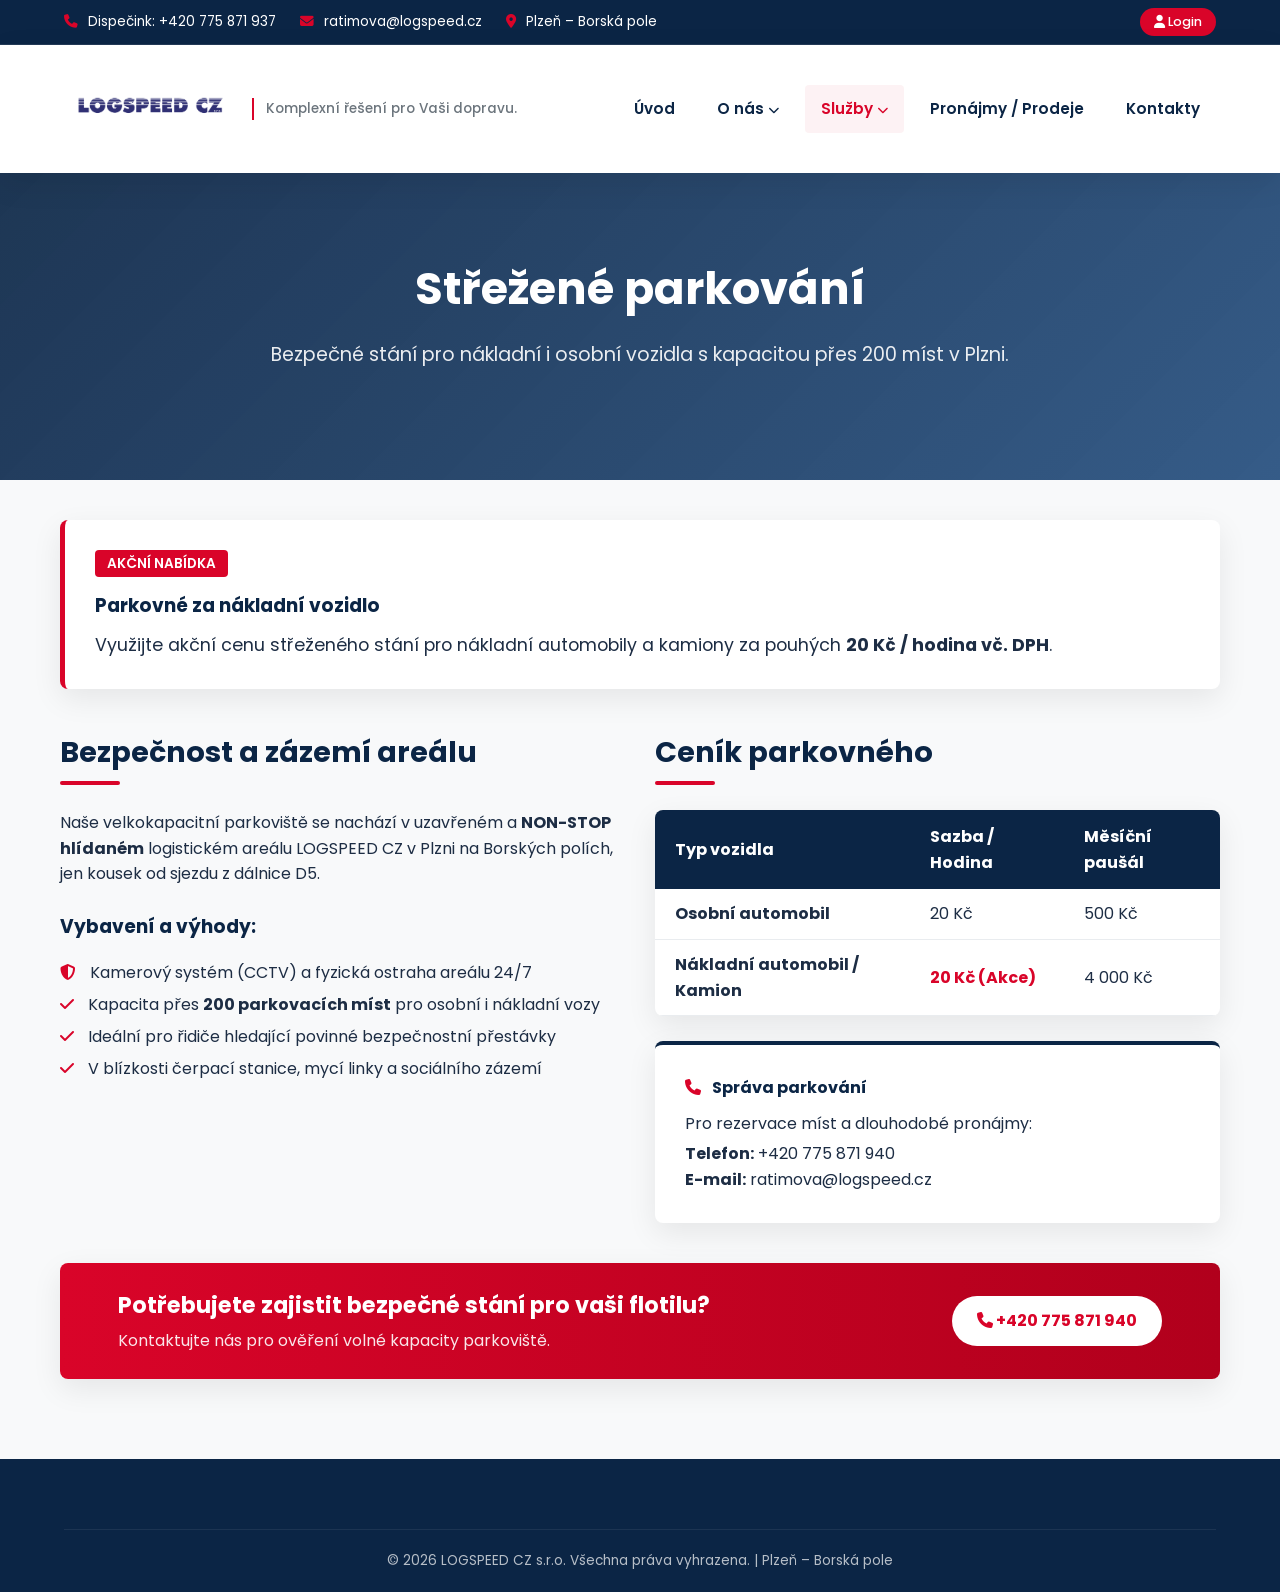
<file: parkovani.html>
<!DOCTYPE html>
<html lang="cs">
<head>
  <meta charset="UTF-8">
  <meta name="viewport" content="width=device-width, initial-scale=1.0">
  <title>Parkování | LOGSPEED CZ s.r.o.</title>
  <link rel="stylesheet" href="style.css">
  <link rel="stylesheet" href="https://cdnjs.cloudflare.com/ajax/libs/font-awesome/6.4.0/css/all.min.css">
</head>
<body>

  <!-- HORNÍ KONTAKTNÍ LIŠTA -->
  <div class="top-bar">
    <div class="top-bar-info">
      <span><i class="fa-solid fa-phone"></i> Dispečink: +420 775 871 937</span>
      <span><i class="fa-solid fa-envelope"></i> ratimova@logspeed.cz</span>
      <span><i class="fa-solid fa-location-dot"></i> Plzeň – Borská pole</span>
    </div>
    <a href="#" class="login-btn-top"><i class="fa-solid fa-user"></i> Login</a>
  </div>

  <!-- HLAVNÍ HLAVIČKA A MENU -->
  <header class="main-header">
    <div class="logo-container">
      <a href="index.html">
        <img src="images/logo.png" alt="LOGSPEED CZ Logo" class="logo-img" onerror="this.src='https://via.placeholder.com/200x55?text=LOGSPEED+CZ'">
      </a>
      <div class="logo-slogan">
        Komplexní řešení pro Vaši dopravu.
      </div>
    </div>

    <nav>
      <ul class="nav-menu">
        <li class="nav-item"><a href="index.html" class="nav-link">Úvod</a></li>
        
        <li class="nav-item">
          <a href="o-nas.html" class="nav-link">O nás <i class="fa-solid fa-chevron-down" style="font-size: 0.7rem;"></i></a>
          <ul class="dropdown-menu">
            <li><a href="o-nas.html" class="dropdown-item">O společnosti</a></li>
            <li><a href="ass-truck.html" class="dropdown-item">ASS TRUCK</a></li>
          </ul>
        </li>

        <li class="nav-item active">
          <a href="sluzby.html" class="nav-link">Služby <i class="fa-solid fa-chevron-down" style="font-size: 0.7rem;"></i></a>
          <ul class="dropdown-menu">
            <li><a href="sluzby.html" class="dropdown-item">Přehled služeb</a></li>
            <li><a href="doprava-spedice.html" class="dropdown-item">Doprava a spedice</a></li>
            <li><a href="skladovani-logistika.html" class="dropdown-item">Skladování a logistika</a></li>
            <li><a href="cerpaci-stanice.html" class="dropdown-item">Čerpací stanice</a></li>
            <li><a href="parkovani.html" class="dropdown-item">Parkování</a></li>
            <li><a href="myci-linka.html" class="dropdown-item">Mycí linka</a></li>
          </ul>
        </li>

        <li class="nav-item"><a href="pronajmy-prodeje.html" class="nav-link">Pronájmy / Prodeje</a></li>
        <li class="nav-item"><a href="kontakty.html" class="nav-link">Kontakty</a></li>
      </ul>
    </nav>
  </header>

  <!-- BANNER STRÁNKY -->
  <section class="hero-section">
    <h1 class="hero-title">Střežené parkování</h1>
    <p class="hero-subtitle">Bezpečné stání pro nákladní i osobní vozidla s kapacitou přes 200 míst v Plzni.</p>
  </section>

  <!-- OBSAH STRÁNKY -->
  <main class="container">
    
    <!-- AKCE BANNER -->
    <div class="card" style="border-left: 5px solid var(--accent-color); border-top: none; margin-bottom: 40px; background: white;">
      <span style="background: var(--accent-color); color: white; padding: 4px 12px; border-radius: 4px; font-size: 0.85rem; font-weight: 600;">AKČNÍ NABÍDKA</span>
      <h3 style="margin: 15px 0 10px; color: var(--primary-color);">Parkovné za nákladní vozidlo</h3>
      <p style="font-size: 1.1rem;">Využijte akční cenu střeženého stání pro nákladní automobily a kamiony za pouhých <strong>20 Kč / hodina vč. DPH</strong>.</p>
    </div>

    <div class="grid-2" style="align-items: start;">
      
      <!-- LEVÝ SLOUPEC: INFORMACE O PARKOVIŠTI -->
      <div>
        <h2 class="section-title">Bezpečnost a zázemí areálu</h2>
        <p style="margin-bottom: 15px;">Naše velkokapacitní parkoviště se nachází v uzavřeném a <strong>NON-STOP hlídaném</strong> logistickém areálu LOGSPEED CZ v Plzni na Borských polích, jen kousek od sjezdu z dálnice D5.</p>

        <h3 style="color: var(--primary-color); margin: 25px 0 15px;">Vybavení a výhody:</h3>
        <ul style="line-height: 2; margin-bottom: 20px;">
          <li><i class="fa-solid fa-shield-halved" style="color: var(--accent-color); margin-right: 10px;"></i> Kamerový systém (CCTV) a fyzická ostraha areálu 24/7</li>
          <li><i class="fa-solid fa-check" style="color: var(--accent-color); margin-right: 10px;"></i> Kapacita přes <strong>200 parkovacích míst</strong> pro osobní i nákladní vozy</li>
          <li><i class="fa-solid fa-check" style="color: var(--accent-color); margin-right: 10px;"></i> Ideální pro řidiče hledající povinné bezpečnostní přestávky</li>
          <li><i class="fa-solid fa-check" style="color: var(--accent-color); margin-right: 10px;"></i> V blízkosti čerpací stanice, mycí linky a sociálního zázemí</li>
        </ul>
      </div>

      <!-- PRAVÝ SLOUPEC: CENÍK -->
      <div>
        <h2 class="section-title">Ceník parkovného</h2>
        
        <table class="price-table">
          <thead>
            <tr>
              <th>Typ vozidla</th>
              <th>Sazba / Hodina</th>
              <th>Měsíční paušál</th>
            </tr>
          </thead>
          <tbody>
            <tr>
              <td><strong>Osobní automobil</strong></td>
              <td>20 Kč</td>
              <td>500 Kč</td>
            </tr>
            <tr>
              <td><strong>Nákladní automobil / Kamion</strong></td>
              <td style="color: var(--accent-color); font-weight: 700;">20 Kč (Akce)</td>
              <td>4 000 Kč</td>
            </tr>
          </tbody>
        </table>

        <div class="card" style="margin-top: 25px; border-top-color: var(--primary-color);">
          <h4 style="color: var(--primary-color); margin-bottom: 10px;"><i class="fa-solid fa-phone" style="color: var(--accent-color); margin-right: 8px;"></i> Správa parkování</h4>
          <p style="margin-bottom: 5px;">Pro rezervace míst a dlouhodobé pronájmy:</p>
          <p><strong>Telefon:</strong> +420 775 871 940</p>
          <p><strong>E-mail:</strong> ratimova@logspeed.cz</p>
        </div>
      </div>

    </div>

    <!-- POPTÁVKA -->
    <div class="cta-banner">
      <div>
        <h3 style="font-size: 1.4rem; margin-bottom: 5px;">Potřebujete zajistit bezpečné stání pro vaši flotilu?</h3>
        <p style="opacity: 0.9;">Kontaktujte nás pro ověření volné kapacity parkoviště.</p>
      </div>
      <a href="tel:+420775871940" class="cta-btn"><i class="fa-solid fa-phone"></i> +420 775 871 940</a>
    </div>

  </main>

  <!-- PATKA -->
  <footer class="main-footer">
    <div class="footer-bottom">
      <p>&copy; 2026 LOGSPEED CZ s.r.o. Všechna práva vyhrazena. | Plzeň – Borská pole</p>
    </div>
  </footer>

</body>
</html>
</file>
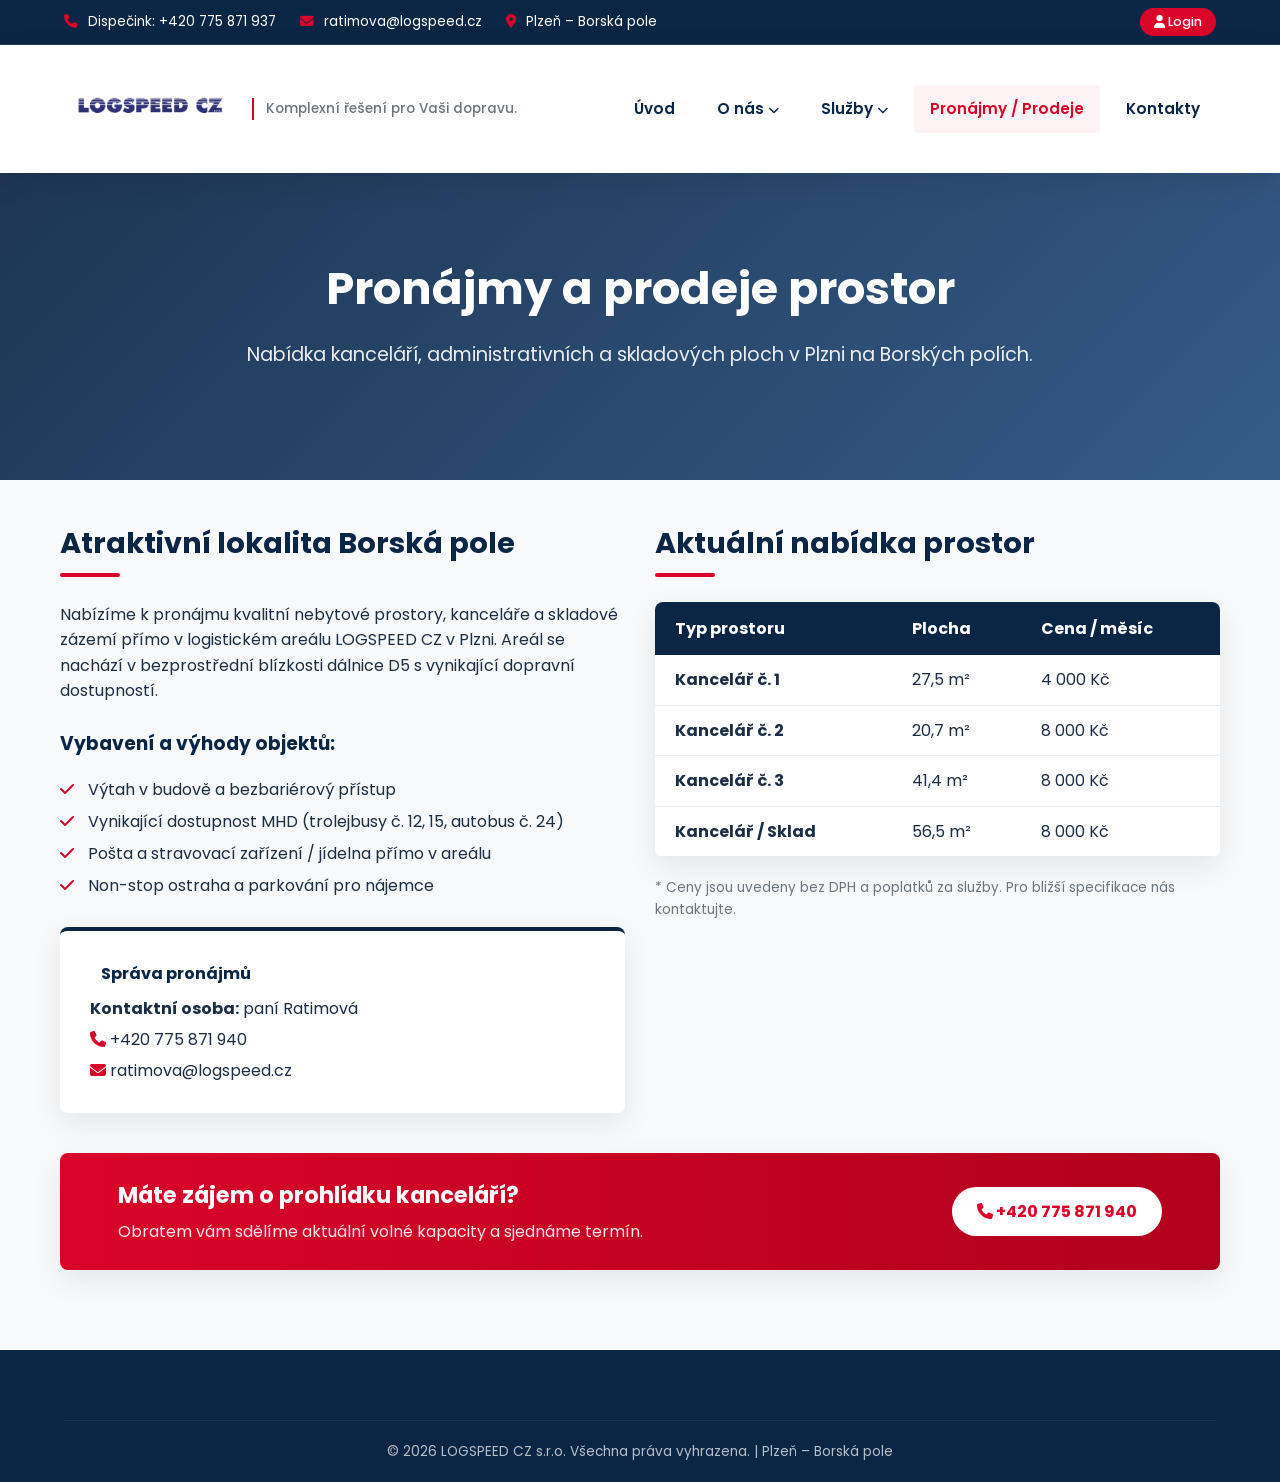
<file: pronajmy-prodeje.html>
<!DOCTYPE html>
<html lang="cs">
<head>
  <meta charset="UTF-8">
  <meta name="viewport" content="width=device-width, initial-scale=1.0">
  <title>Pronájmy a prodeje | LOGSPEED CZ s.r.o.</title>
  <link rel="stylesheet" href="style.css">
  <link rel="stylesheet" href="https://cdnjs.cloudflare.com/ajax/libs/font-awesome/6.4.0/css/all.min.css">
</head>
<body>

  <!-- HORNÍ KONTAKTNÍ LIŠTA -->
  <div class="top-bar">
    <div class="top-bar-info">
      <span><i class="fa-solid fa-phone"></i> Dispečink: +420 775 871 937</span>
      <span><i class="fa-solid fa-envelope"></i> ratimova@logspeed.cz</span>
      <span><i class="fa-solid fa-location-dot"></i> Plzeň – Borská pole</span>
    </div>
    <a href="#" class="login-btn-top"><i class="fa-solid fa-user"></i> Login</a>
  </div>

  <!-- HLAVNÍ HLAVIČKA A MENU -->
  <header class="main-header">
    <div class="logo-container">
      <a href="index.html">
        <img src="images/logo.png" alt="LOGSPEED CZ Logo" class="logo-img" onerror="this.src='https://via.placeholder.com/200x55?text=LOGSPEED+CZ'">
      </a>
      <div class="logo-slogan">
        Komplexní řešení pro Vaši dopravu.
      </div>
    </div>

    <nav>
      <ul class="nav-menu">
        <li class="nav-item"><a href="index.html" class="nav-link">Úvod</a></li>
        
        <li class="nav-item">
          <a href="o-nas.html" class="nav-link">O nás <i class="fa-solid fa-chevron-down" style="font-size: 0.7rem;"></i></a>
          <ul class="dropdown-menu">
            <li><a href="o-nas.html" class="dropdown-item">O společnosti</a></li>
            <li><a href="ass-truck.html" class="dropdown-item">ASS TRUCK</a></li>
          </ul>
        </li>

        <li class="nav-item">
          <a href="sluzby.html" class="nav-link">Služby <i class="fa-solid fa-chevron-down" style="font-size: 0.7rem;"></i></a>
          <ul class="dropdown-menu">
            <li><a href="sluzby.html" class="dropdown-item">Přehled služeb</a></li>
            <li><a href="doprava-spedice.html" class="dropdown-item">Doprava a spedice</a></li>
            <li><a href="skladovani-logistika.html" class="dropdown-item">Skladování a logistika</a></li>
            <li><a href="cerpaci-stanice.html" class="dropdown-item">Čerpací stanice</a></li>
            <li><a href="parkovani.html" class="dropdown-item">Parkování</a></li>
            <li><a href="myci-linka.html" class="dropdown-item">Mycí linka</a></li>
          </ul>
        </li>

        <li class="nav-item active"><a href="pronajmy-prodeje.html" class="nav-link">Pronájmy / Prodeje</a></li>
        <li class="nav-item"><a href="kontakty.html" class="nav-link">Kontakty</a></li>
      </ul>
    </nav>
  </header>

  <!-- BANNER STRÁNKY -->
  <section class="hero-section">
    <h1 class="hero-title">Pronájmy a prodeje prostor</h1>
    <p class="hero-subtitle">Nabídka kanceláří, administrativních a skladových ploch v Plzni na Borských polích.</p>
  </section>

  <!-- OBSAH STRÁNKY -->
  <main class="container">
    
    <div class="grid-2" style="align-items: start;">
      
      <!-- LEVÝ SLOUPEC: POPIS LOKALITY -->
      <div>
        <h2 class="section-title">Atraktivní lokalita Borská pole</h2>
        <p style="margin-bottom: 15px;">Nabízíme k pronájmu kvalitní nebytové prostory, kanceláře a skladové zázemí přímo v logistickém areálu LOGSPEED CZ v Plzni. Areál se nachází v bezprostřední blízkosti dálnice D5 s vynikající dopravní dostupností.</p>

        <h3 style="color: var(--primary-color); margin: 25px 0 15px;">Vybavení a výhody objektů:</h3>
        <ul style="line-height: 2; margin-bottom: 25px;">
          <li><i class="fa-solid fa-check" style="color: var(--accent-color); margin-right: 10px;"></i> Výtah v budově a bezbariérový přístup</li>
          <li><i class="fa-solid fa-check" style="color: var(--accent-color); margin-right: 10px;"></i> Vynikající dostupnost MHD (trolejbusy č. 12, 15, autobus č. 24)</li>
          <li><i class="fa-solid fa-check" style="color: var(--accent-color); margin-right: 10px;"></i> Pošta a stravovací zařízení / jídelna přímo v areálu</li>
          <li><i class="fa-solid fa-check" style="color: var(--accent-color); margin-right: 10px;"></i> Non-stop ostraha a parkování pro nájemce</li>
        </ul>

        <div class="card" style="border-top-color: var(--primary-color);">
          <h4 style="color: var(--primary-color); margin-bottom: 10px;"><i class="fa-solid id-card" style="color: var(--accent-color); margin-right: 8px;"></i> Správa pronájmů</h4>
          <p style="margin-bottom: 5px;"><strong>Kontaktní osoba:</strong> paní Ratimová</p>
          <p style="margin-bottom: 5px;"><i class="fa-solid fa-phone" style="color: var(--accent-color);"></i> +420 775 871 940</p>
          <p><i class="fa-solid fa-envelope" style="color: var(--accent-color);"></i> ratimova@logspeed.cz</p>
        </div>
      </div>

      <!-- PRAVÝ SLOUPEC: TABULKA NABÍDKY -->
      <div>
        <h2 class="section-title">Aktuální nabídka prostor</h2>
        
        <table class="price-table">
          <thead>
            <tr>
              <th>Typ prostoru</th>
              <th>Plocha</th>
              <th>Cena / měsíc</th>
            </tr>
          </thead>
          <tbody>
            <tr>
              <td><strong>Kancelář č. 1</strong></td>
              <td>27,5 m²</td>
              <td>4 000 Kč</td>
            </tr>
            <tr>
              <td><strong>Kancelář č. 2</strong></td>
              <td>20,7 m²</td>
              <td>8 000 Kč</td>
            </tr>
            <tr>
              <td><strong>Kancelář č. 3</strong></td>
              <td>41,4 m²</td>
              <td>8 000 Kč</td>
            </tr>
            <tr>
              <td><strong>Kancelář / Sklad</strong></td>
              <td>56,5 m²</td>
              <td>8 000 Kč</td>
            </tr>
          </tbody>
        </table>
        <p style="font-size: 0.85rem; color: var(--text-muted); margin-top: 8px;">* Ceny jsou uvedeny bez DPH a poplatků za služby. Pro bližší specifikace nás kontaktujte.</p>
      </div>

    </div>

    <!-- POPTÁVKA -->
    <div class="cta-banner" style="margin-top: 40px;">
      <div>
        <h3 style="font-size: 1.4rem; margin-bottom: 5px;">Máte zájem o prohlídku kanceláří?</h3>
        <p style="opacity: 0.9;">Obratem vám sdělíme aktuální volné kapacity a sjednáme termín.</p>
      </div>
      <a href="tel:+420775871940" class="cta-btn"><i class="fa-solid fa-phone"></i> +420 775 871 940</a>
    </div>

  </main>

  <!-- PATKA -->
  <footer class="main-footer">
    <div class="footer-bottom">
      <p>&copy; 2026 LOGSPEED CZ s.r.o. Všechna práva vyhrazena. | Plzeň – Borská pole</p>
    </div>
  </footer>

</body>
</html>
</file>
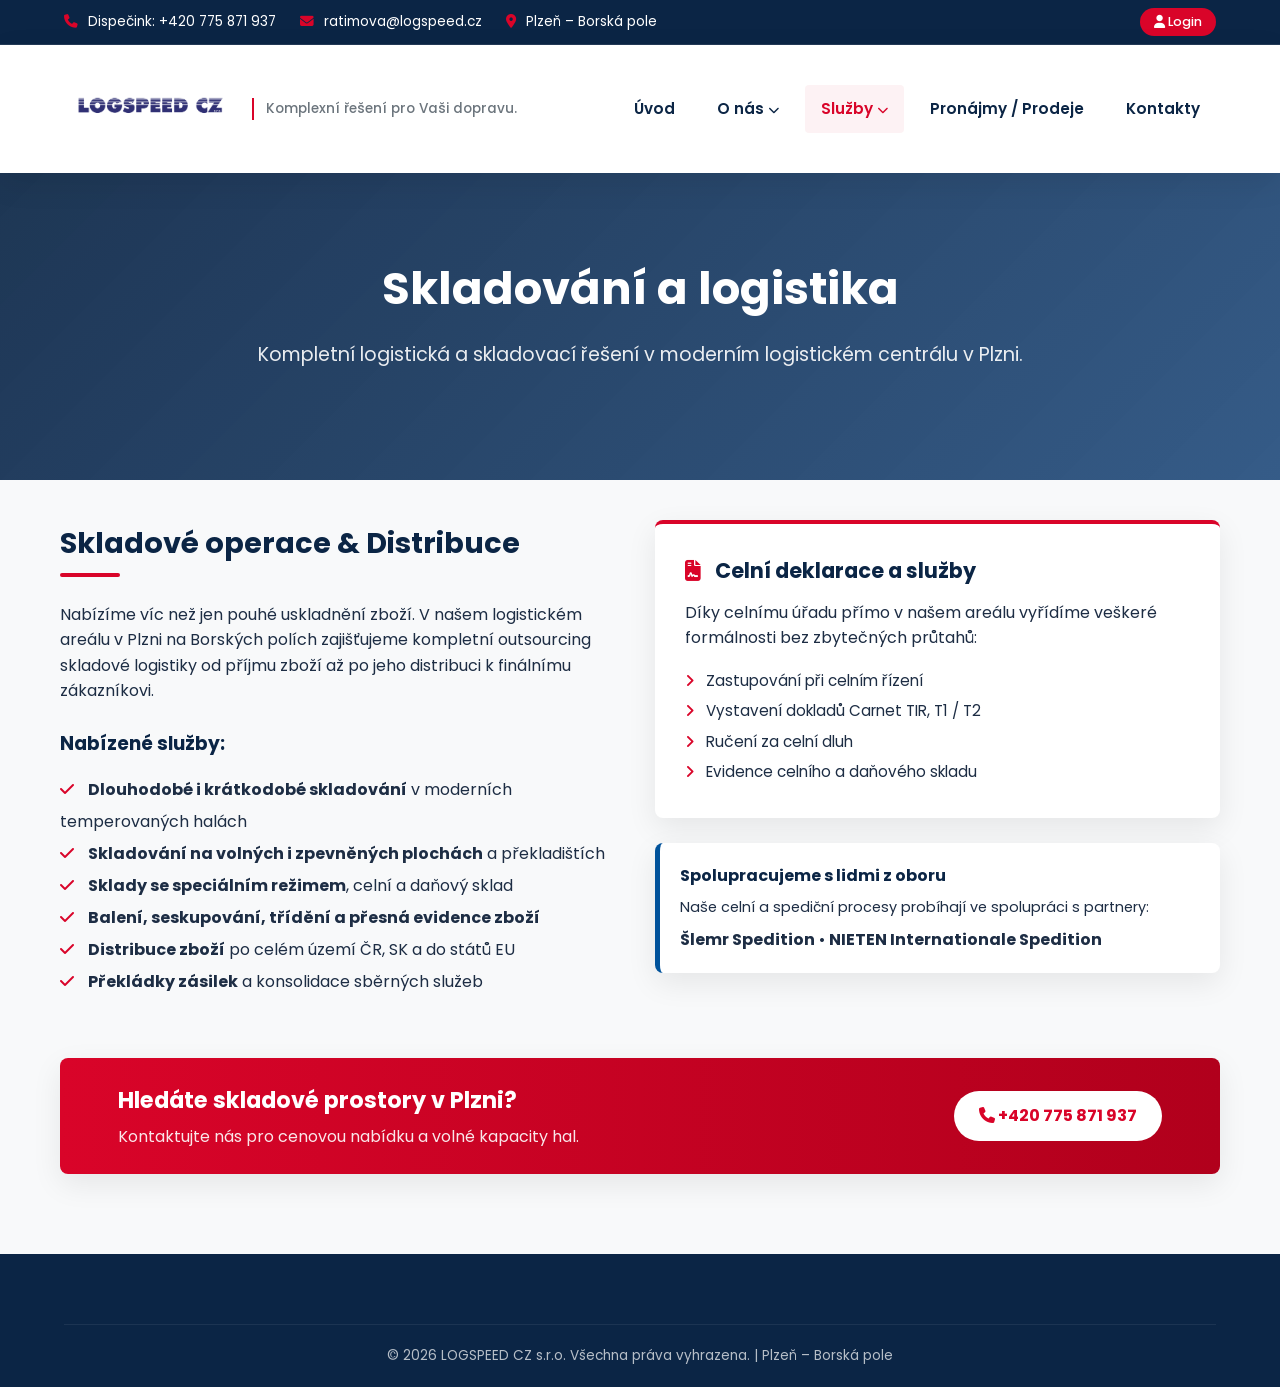
<file: skladovani-logistika.html>
<!DOCTYPE html>
<html lang="cs">
<head>
  <meta charset="UTF-8">
  <meta name="viewport" content="width=device-width, initial-scale=1.0">
  <title>Skladování a logistika | LOGSPEED CZ s.r.o.</title>
  <link rel="stylesheet" href="style.css">
  <link rel="stylesheet" href="https://cdnjs.cloudflare.com/ajax/libs/font-awesome/6.4.0/css/all.min.css">
</head>
<body>

  <!-- HORNÍ KONTAKTNÍ LIŠTA -->
  <div class="top-bar">
    <div class="top-bar-info">
      <span><i class="fa-solid fa-phone"></i> Dispečink: +420 775 871 937</span>
      <span><i class="fa-solid fa-envelope"></i> ratimova@logspeed.cz</span>
      <span><i class="fa-solid fa-location-dot"></i> Plzeň – Borská pole</span>
    </div>
    <a href="#" class="login-btn-top"><i class="fa-solid fa-user"></i> Login</a>
  </div>

  <!-- HLAVNÍ HLAVIČKA A MENU -->
  <header class="main-header">
    <div class="logo-container">
      <a href="index.html">
        <img src="images/logo.png" alt="LOGSPEED CZ Logo" class="logo-img" onerror="this.src='https://via.placeholder.com/200x55?text=LOGSPEED+CZ'">
      </a>
      <div class="logo-slogan">
        Komplexní řešení pro Vaši dopravu.
      </div>
    </div>

    <nav>
      <ul class="nav-menu">
        <li class="nav-item"><a href="index.html" class="nav-link">Úvod</a></li>
        
        <li class="nav-item">
          <a href="o-nas.html" class="nav-link">O nás <i class="fa-solid fa-chevron-down" style="font-size: 0.7rem;"></i></a>
          <ul class="dropdown-menu">
            <li><a href="o-nas.html" class="dropdown-item">O společnosti</a></li>
            <li><a href="ass-truck.html" class="dropdown-item">ASS TRUCK</a></li>
          </ul>
        </li>

        <li class="nav-item active">
          <a href="sluzby.html" class="nav-link">Služby <i class="fa-solid fa-chevron-down" style="font-size: 0.7rem;"></i></a>
          <ul class="dropdown-menu">
            <li><a href="sluzby.html" class="dropdown-item">Přehled služeb</a></li>
            <li><a href="doprava-spedice.html" class="dropdown-item">Doprava a spedice</a></li>
            <li><a href="skladovani-logistika.html" class="dropdown-item">Skladování a logistika</a></li>
            <li><a href="cerpaci-stanice.html" class="dropdown-item">Čerpací stanice</a></li>
            <li><a href="parkovani.html" class="dropdown-item">Parkování</a></li>
            <li><a href="myci-linka.html" class="dropdown-item">Mycí linka</a></li>
          </ul>
        </li>

        <li class="nav-item"><a href="pronajmy-prodeje.html" class="nav-link">Pronájmy / Prodeje</a></li>
        <li class="nav-item"><a href="kontakty.html" class="nav-link">Kontakty</a></li>
      </ul>
    </nav>
  </header>

  <!-- BANNER STRÁNKY -->
  <section class="hero-section">
    <h1 class="hero-title">Skladování a logistika</h1>
    <p class="hero-subtitle">Kompletní logistická a skladovací řešení v moderním logistickém centrálu v Plzni.</p>
  </section>

  <!-- OBSAH STRÁNKY -->
  <main class="container">
    
    <div class="grid-2">
      
      <!-- LEVÝ SLOUPEC: SKLADOVÉ SLUŽBY -->
      <div>
        <h2 class="section-title">Skladové operace & Distribuce</h2>
        <p style="margin-bottom: 15px;">Nabízíme víc než jen pouhé uskladnění zboží. V našem logistickém areálu v Plzni na Borských polích zajišťujeme kompletní outsourcing skladové logistiky od příjmu zboží až po jeho distribuci k finálnímu zákazníkovi.</p>

        <h3 style="color: var(--primary-color); margin: 25px 0 15px;">Nabízené služby:</h3>
        <ul style="line-height: 2; margin-bottom: 20px;">
          <li><i class="fa-solid fa-check" style="color: var(--accent-color); margin-right: 10px;"></i> <strong>Dlouhodobé i krátkodobé skladování</strong> v moderních temperovaných halách</li>
          <li><i class="fa-solid fa-check" style="color: var(--accent-color); margin-right: 10px;"></i> <strong>Skladování na volných i zpevněných plochách</strong> a překladištích</li>
          <li><i class="fa-solid fa-check" style="color: var(--accent-color); margin-right: 10px;"></i> <strong>Sklady se speciálním režimem</strong>, celní a daňový sklad</li>
          <li><i class="fa-solid fa-check" style="color: var(--accent-color); margin-right: 10px;"></i> <strong>Balení, seskupování, třídění a přesná evidence zboží</strong></li>
          <li><i class="fa-solid fa-check" style="color: var(--accent-color); margin-right: 10px;"></i> <strong>Distribuce zboží</strong> po celém území ČR, SK a do států EU</li>
          <li><i class="fa-solid fa-check" style="color: var(--accent-color); margin-right: 10px;"></i> <strong>Překládky zásilek</strong> a konsolidace sběrných služeb</li>
        </ul>
      </div>

      <!-- PRAVÝ SLOUPEC: CELNÍ SLUŽBY A PARTNEŘI -->
      <div>
        <div class="card" style="border-top-color: var(--accent-color); margin-bottom: 25px;">
          <h3 class="card-title"><i class="fa-solid fa-file-contract" style="color: var(--accent-color); margin-right: 10px;"></i> Celní deklarace a služby</h3>
          <p style="margin-bottom: 15px;">Díky celnímu úřadu přímo v našem areálu vyřídíme veškeré formálnosti bez zbytečných průtahů:</p>

          <ul style="line-height: 2; font-size: 0.95rem;">
            <li><i class="fa-solid fa-angle-right" style="color: var(--accent-color); margin-right: 8px;"></i> Zastupování při celním řízení</li>
            <li><i class="fa-solid fa-angle-right" style="color: var(--accent-color); margin-right: 8px;"></i> Vystavení dokladů Carnet TIR, T1 / T2</li>
            <li><i class="fa-solid fa-angle-right" style="color: var(--accent-color); margin-right: 8px;"></i> Ručení za celní dluh</li>
            <li><i class="fa-solid fa-angle-right" style="color: var(--accent-color); margin-right: 8px;"></i> Evidence celního a daňového skladu</li>
          </ul>
        </div>

        <div class="partner-badge">
          <h4 style="color: var(--primary-color); margin-bottom: 8px;">Spolupracujeme s lidmi z oboru</h4>
          <p style="font-size: 0.9rem; margin-bottom: 8px;">Naše celní a spediční procesy probíhají ve spolupráci s partnery:</p>
          <p><strong>Šlemr Spedition</strong> &bull; <strong>NIETEN Internationale Spedition</strong></p>
        </div>
      </div>

    </div>

    <!-- POPTÁVKA -->
    <div class="cta-banner">
      <div>
        <h3 style="font-size: 1.4rem; margin-bottom: 5px;">Hledáte skladové prostory v Plzni?</h3>
        <p style="opacity: 0.9;">Kontaktujte nás pro cenovou nabídku a volné kapacity hal.</p>
      </div>
      <a href="tel:+420775871937" class="cta-btn"><i class="fa-solid fa-phone"></i> +420 775 871 937</a>
    </div>

  </main>

  <!-- PATKA -->
  <footer class="main-footer">
    <div class="footer-bottom">
      <p>&copy; 2026 LOGSPEED CZ s.r.o. Všechna práva vyhrazena. | Plzeň – Borská pole</p>
    </div>
  </footer>

</body>
</html>
</file>
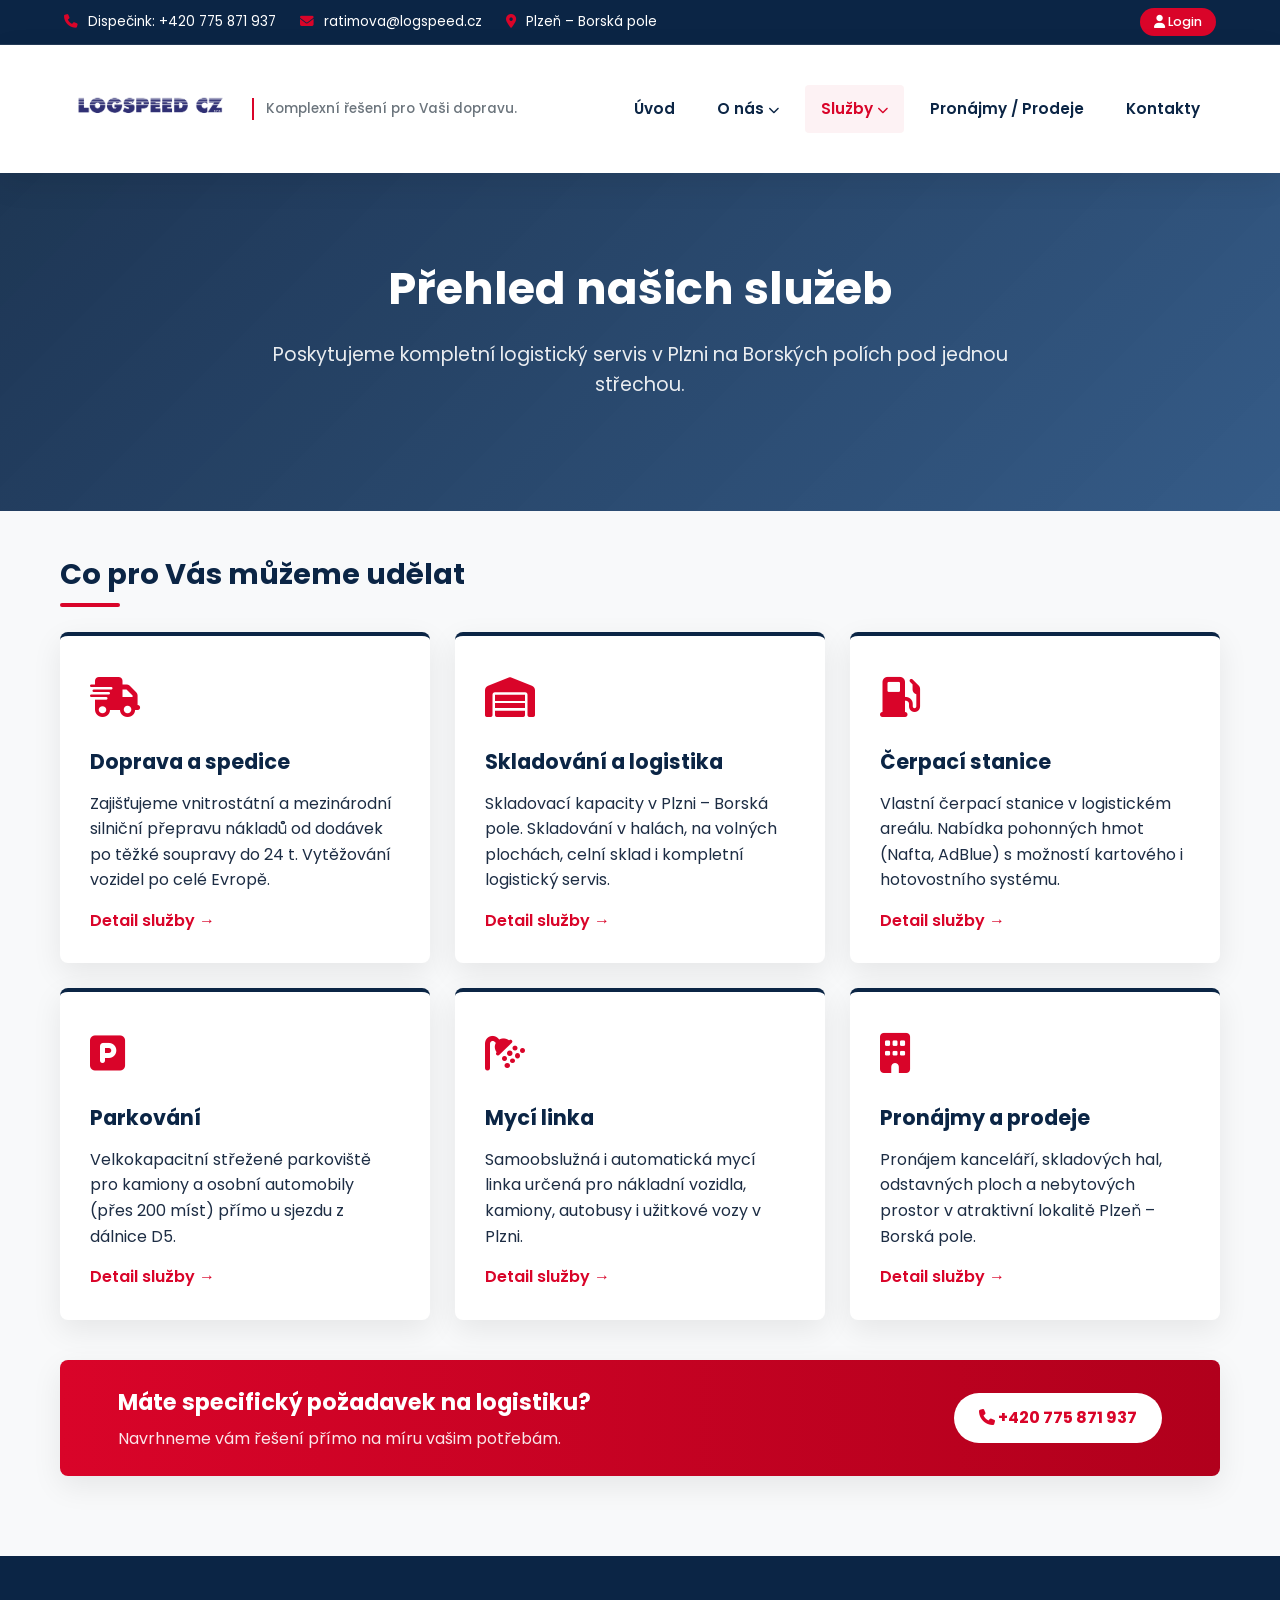
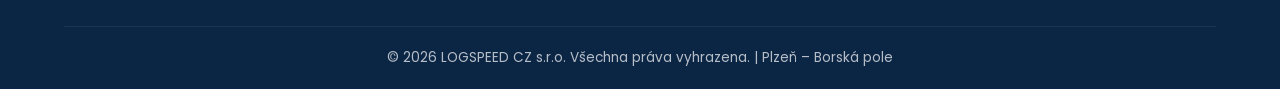
<file: sluzby.html>
<!DOCTYPE html>
<html lang="cs">
<head>
  <meta charset="UTF-8">
  <meta name="viewport" content="width=device-width, initial-scale=1.0">
  <title>Přehled služeb | LOGSPEED CZ s.r.o.</title>
  <link rel="stylesheet" href="style.css">
  <link rel="stylesheet" href="https://cdnjs.cloudflare.com/ajax/libs/font-awesome/6.4.0/css/all.min.css">
</head>
<body>

  <!-- HORNÍ KONTAKTNÍ LIŠTA -->
  <div class="top-bar">
    <div class="top-bar-info">
      <span><i class="fa-solid fa-phone"></i> Dispečink: +420 775 871 937</span>
      <span><i class="fa-solid fa-envelope"></i> ratimova@logspeed.cz</span>
      <span><i class="fa-solid fa-location-dot"></i> Plzeň – Borská pole</span>
    </div>
    <a href="#" class="login-btn-top"><i class="fa-solid fa-user"></i> Login</a>
  </div>

  <!-- HLAVNÍ HLAVIČKA A MENU -->
  <header class="main-header">
    <div class="logo-container">
      <a href="index.html">
        <img src="images/logo.png" alt="LOGSPEED CZ Logo" class="logo-img" onerror="this.src='https://via.placeholder.com/200x55?text=LOGSPEED+CZ'">
      </a>
      <div class="logo-slogan">
        Komplexní řešení pro Vaši dopravu.
      </div>
    </div>

    <nav>
      <ul class="nav-menu">
        <li class="nav-item"><a href="index.html" class="nav-link">Úvod</a></li>
        
        <li class="nav-item">
          <a href="o-nas.html" class="nav-link">O nás <i class="fa-solid fa-chevron-down" style="font-size: 0.7rem;"></i></a>
          <ul class="dropdown-menu">
            <li><a href="o-nas.html" class="dropdown-item">O společnosti</a></li>
            <li><a href="ass-truck.html" class="dropdown-item">ASS TRUCK</a></li>
          </ul>
        </li>

        <li class="nav-item active">
          <a href="sluzby.html" class="nav-link">Služby <i class="fa-solid fa-chevron-down" style="font-size: 0.7rem;"></i></a>
          <ul class="dropdown-menu">
            <li><a href="sluzby.html" class="dropdown-item">Přehled služeb</a></li>
            <li><a href="doprava-spedice.html" class="dropdown-item">Doprava a spedice</a></li>
            <li><a href="skladovani-logistika.html" class="dropdown-item">Skladování a logistika</a></li>
            <li><a href="cerpaci-stanice.html" class="dropdown-item">Čerpací stanice</a></li>
            <li><a href="parkovani.html" class="dropdown-item">Parkování</a></li>
            <li><a href="myci-linka.html" class="dropdown-item">Mycí linka</a></li>
          </ul>
        </li>

        <li class="nav-item"><a href="pronajmy-prodeje.html" class="nav-link">Pronájmy / Prodeje</a></li>
        <li class="nav-item"><a href="kontakty.html" class="nav-link">Kontakty</a></li>
      </ul>
    </nav>
  </header>

  <!-- BANNER STRÁNKY -->
  <section class="hero-section">
    <h1 class="hero-title">Přehled našich služeb</h1>
    <p class="hero-subtitle">Poskytujeme kompletní logistický servis v Plzni na Borských polích pod jednou střechou.</p>
  </section>

  <!-- OBSAH STRÁNKY -->
  <main class="container">
    <h2 class="section-title">Co pro Vás můžeme udělat</h2>

    <div class="grid-3">
      
      <!-- KARTA 1: DOPRAVA -->
      <div class="card">
        <div class="card-icon"><i class="fa-solid fa-truck-fast"></i></div>
        <h3 class="card-title">Doprava a spedice</h3>
        <p>Zajišťujeme vnitrostátní a mezinárodní silniční přepravu nákladů od dodávek po těžké soupravy do 24 t. Vytěžování vozidel po celé Evropě.</p>
        <a href="doprava-spedice.html" style="display:inline-block; margin-top: 15px; color: var(--accent-color); font-weight: 600;">Detail služby &rarr;</a>
      </div>

      <!-- KARTA 2: SKLADOVÁNÍ -->
      <div class="card">
        <div class="card-icon"><i class="fa-solid fa-warehouse"></i></div>
        <h3 class="card-title">Skladování a logistika</h3>
        <p>Skladovací kapacity v Plzni – Borská pole. Skladování v halách, na volných plochách, celní sklad i kompletní logistický servis.</p>
        <a href="skladovani-logistika.html" style="display:inline-block; margin-top: 15px; color: var(--accent-color); font-weight: 600;">Detail služby &rarr;</a>
      </div>

      <!-- KARTA 3: ČERPACÍ STANICE -->
      <div class="card">
        <div class="card-icon"><i class="fa-solid fa-gas-pump"></i></div>
        <h3 class="card-title">Čerpací stanice</h3>
        <p>Vlastní čerpací stanice v logistickém areálu. Nabídka pohonných hmot (Nafta, AdBlue) s možností kartového i hotovostního systému.</p>
        <a href="cerpaci-stanice.html" style="display:inline-block; margin-top: 15px; color: var(--accent-color); font-weight: 600;">Detail služby &rarr;</a>
      </div>

      <!-- KARTA 4: PARKOVÁNÍ -->
      <div class="card">
        <div class="card-icon"><i class="fa-solid fa-square-parking"></i></div>
        <h3 class="card-title">Parkování</h3>
        <p>Velkokapacitní střežené parkoviště pro kamiony a osobní automobily (přes 200 míst) přímo u sjezdu z dálnice D5.</p>
        <a href="parkovani.html" style="display:inline-block; margin-top: 15px; color: var(--accent-color); font-weight: 600;">Detail služby &rarr;</a>
      </div>

      <!-- KARTA 5: MYCÍ LINKA -->
      <div class="card">
        <div class="card-icon"><i class="fa-solid fa-shower"></i></div>
        <h3 class="card-title">Mycí linka</h3>
        <p>Samoobslužná i automatická mycí linka určená pro nákladní vozidla, kamiony, autobusy i užitkové vozy v Plzni.</p>
        <a href="myci-linka.html" style="display:inline-block; margin-top: 15px; color: var(--accent-color); font-weight: 600;">Detail služby &rarr;</a>
      </div>

      <!-- KARTA 6: PRONÁJMY -->
      <div class="card">
        <div class="card-icon"><i class="fa-solid fa-building"></i></div>
        <h3 class="card-title">Pronájmy a prodeje</h3>
        <p>Pronájem kanceláří, skladových hal, odstavných ploch a nebytových prostor v atraktivní lokalitě Plzeň – Borská pole.</p>
        <a href="pronajmy-prodeje.html" style="display:inline-block; margin-top: 15px; color: var(--accent-color); font-weight: 600;">Detail služby &rarr;</a>
      </div>

    </div>

    <!-- POPTÁVKA -->
    <div class="cta-banner">
      <div>
        <h3 style="font-size: 1.4rem; margin-bottom: 5px;">Máte specifický požadavek na logistiku?</h3>
        <p style="opacity: 0.9;">Navrhneme vám řešení přímo na míru vašim potřebám.</p>
      </div>
      <a href="tel:+420775871937" class="cta-btn"><i class="fa-solid fa-phone"></i> +420 775 871 937</a>
    </div>

  </main>

  <!-- PATKA -->
  <footer class="main-footer">
    <div class="footer-bottom">
      <p>&copy; 2026 LOGSPEED CZ s.r.o. Všechna práva vyhrazena. | Plzeň – Borská pole</p>
    </div>
  </footer>

</body>
</html>
</file>
<file: style.css>
/* ==========================================================================
   LOGSPEED CZ s.r.o. - Hlavní styly pro celý web
   ========================================================================== */

/* Import fontu z Google Fonts */
@import url('https://fonts.googleapis.com/css2?family=Poppins:wght@300;400;500;600;700&display=swap');

:root {
  --primary-color: #0b2545;       /* Tmavě modrá Logspeed */
  --secondary-color: #134074;     /* Světlejší modrá */
  --accent-color: #d90429;        /* Červený akcent */
  --accent-hover: #ef233c;        /* Světlejší červená pro efektivní efekt */
  --bg-light: #f8f9fa;            /* Světle šedé pozadí */
  --text-dark: #1d2d44;           /* Tmavý text */
  --text-muted: #6c757d;          /* Šedý text */
  --border-color: #e9ecef;        /* Barva rámečků */
  --white: #ffffff;
  --shadow: 0 10px 30px rgba(0, 0, 0, 0.08);
  --radius: 8px;
}

* {
  margin: 0;
  padding: 0;
  box-sizing: border-box;
  font-family: 'Poppins', sans-serif;
}

body {
  background-color: var(--bg-light);
  color: var(--text-dark);
  line-height: 1.6;
  display: flex;
  flex-direction: column;
  min-height: 100vh;
}

a {
  text-decoration: none;
  color: inherit;
  transition: all 0.3s ease;
}

ul {
  list-style: none;
}

/* --- HORNÍ KONTAKTNÍ LIŠTA --- */
.top-bar {
  background-color: var(--primary-color);
  color: var(--white);
  padding: 8px 5%;
  font-size: 0.85rem;
  display: flex;
  justify-content: space-between;
  align-items: center;
  border-bottom: 1px solid rgba(255, 255, 255, 0.1);
}

.top-bar-info span {
  margin-right: 20px;
}

.top-bar-info i {
  color: var(--accent-color);
  margin-right: 6px;
}

.login-btn-top {
  background-color: var(--accent-color);
  color: var(--white);
  padding: 4px 14px;
  border-radius: 20px;
  font-weight: 500;
  font-size: 0.8rem;
}

.login-btn-top:hover {
  background-color: var(--accent-hover);
}

/* --- HLAVNÍ HLAVIČKA A NAVIGACE --- */
.main-header {
  background-color: var(--white);
  box-shadow: var(--shadow);
  position: sticky;
  top: 0;
  z-index: 1000;
  padding: 10px 5%;
  display: flex;
  justify-content: space-between;
  align-items: center;
}

.logo-container {
  display: flex;
  align-items: center;
  gap: 15px;
}

.logo-img {
  max-height: 55px;
  width: auto;
}

.logo-slogan {
  border-left: 2px solid var(--accent-color);
  padding-left: 12px;
  font-size: 0.85rem;
  font-weight: 500;
  color: var(--text-muted);
}

/* Menu */
.nav-menu {
  display: flex;
  gap: 10px;
}

.nav-item {
  position: relative;
}

.nav-link {
  padding: 12px 16px;
  font-weight: 600;
  color: var(--primary-color);
  display: block;
  font-size: 0.95rem;
  border-radius: 4px;
}

.nav-link:hover, .nav-item.active > .nav-link {
  color: var(--accent-color);
  background-color: rgba(217, 4, 41, 0.05);
}

/* Rozbalovací menu (Dropdown) */
.dropdown-menu {
  position: absolute;
  top: 100%;
  left: 0;
  background-color: var(--white);
  min-width: 240px;
  box-shadow: var(--shadow);
  border-radius: var(--radius);
  padding: 10px 0;
  opacity: 0;
  visibility: hidden;
  transform: translateY(10px);
  transition: all 0.3s ease;
  z-index: 100;
  border-top: 3px solid var(--accent-color);
}

.nav-item:hover .dropdown-menu {
  opacity: 1;
  visibility: visible;
  transform: translateY(0);
}

.dropdown-item {
  padding: 10px 20px;
  font-size: 0.9rem;
  font-weight: 500;
  color: var(--text-dark);
  display: block;
}

.dropdown-item:hover {
  background-color: var(--bg-light);
  color: var(--accent-color);
  padding-left: 25px;
}

/* --- BANNER / HERO SECKE --- */
.hero-section {
  background: linear-gradient(135deg, rgba(11, 37, 69, 0.92), rgba(19, 64, 116, 0.85)),
              url('https://images.unsplash.com/photo-1586528116311-ad8dd3c8310d?auto=format&fit=crop&w=1600&q=80') center/cover;
  color: var(--white);
  padding: 80px 5%;
  text-align: center;
}

.hero-title {
  font-size: 2.8rem;
  font-weight: 700;
  margin-bottom: 15px;
}

.hero-subtitle {
  font-size: 1.2rem;
  opacity: 0.9;
  max-width: 800px;
  margin: 0 auto 30px;
}

/* --- OBSAHOVÉ KONTAJNERY --- */
.container {
  max-width: 1200px;
  margin: 40px auto;
  padding: 0 20px;
  width: 100%;
}

.section-title {
  font-size: 1.8rem;
  color: var(--primary-color);
  margin-bottom: 25px;
  position: relative;
  padding-bottom: 10px;
}

.section-title::after {
  content: '';
  position: absolute;
  bottom: 0;
  left: 0;
  width: 60px;
  height: 4px;
  background-color: var(--accent-color);
  border-radius: 2px;
}

/* Grid systém */
.grid-3 {
  display: grid;
  grid-template-columns: repeat(auto-fit, minmax(300px, 1fr));
  gap: 25px;
}

.grid-2 {
  display: grid;
  grid-template-columns: repeat(auto-fit, minmax(450px, 1fr));
  gap: 30px;
}

.grid-4 {
  display: grid;
  grid-template-columns: repeat(auto-fit, minmax(240px, 1fr));
  gap: 20px;
}

/* KARTY SLUŽEB A OBSAHU */
.card {
  background: var(--white);
  border-radius: var(--radius);
  padding: 30px;
  box-shadow: var(--shadow);
  transition: transform 0.3s ease;
  border-top: 4px solid var(--primary-color);
}

.card:hover {
  transform: translateY(-5px);
  border-top-color: var(--accent-color);
}

.card-icon {
  font-size: 2.5rem;
  color: var(--accent-color);
  margin-bottom: 15px;
}

.card-title {
  font-size: 1.3rem;
  color: var(--primary-color);
  margin-bottom: 12px;
}

/* BOČNÍ BLOKY A PARTNEŘI */
.partner-badge {
  background: var(--white);
  padding: 20px;
  border-radius: var(--radius);
  border-left: 5px solid #00529b;
  box-shadow: var(--shadow);
  margin-bottom: 25px;
}

/* TOP 8 DŮVODŮ */
.reasons-list {
  display: grid;
  grid-template-columns: repeat(auto-fit, minmax(260px, 1fr));
  gap: 15px;
}

.reason-item {
  background: var(--white);
  padding: 15px 20px;
  border-radius: var(--radius);
  display: flex;
  align-items: center;
  gap: 12px;
  box-shadow: 0 4px 12px rgba(0,0,0,0.03);
  font-weight: 500;
}

.reason-item i {
  color: #2ec4b6;
  font-size: 1.2rem;
}

/* TABULKY A CENÍKY */
.price-table {
  width: 100%;
  border-collapse: collapse;
  background: var(--white);
  border-radius: var(--radius);
  overflow: hidden;
  box-shadow: var(--shadow);
  margin: 20px 0;
}

.price-table th {
  background-color: var(--primary-color);
  color: var(--white);
  padding: 14px 20px;
  text-align: left;
}

.price-table td {
  padding: 12px 20px;
  border-bottom: 1px solid var(--border-color);
}

.price-table tr:hover {
  background-color: rgba(0,0,0,0.02);
}

/* BANNERY / POPTÁVKOVÁ LIŠTA */
.cta-banner {
  background: linear-gradient(90deg, var(--accent-color), #b1001c);
  color: var(--white);
  padding: 25px 5%;
  border-radius: var(--radius);
  display: flex;
  justify-content: space-between;
  align-items: center;
  margin: 40px auto;
  box-shadow: var(--shadow);
}

.cta-btn {
  background: var(--white);
  color: var(--accent-color);
  padding: 12px 25px;
  border-radius: 30px;
  font-weight: 700;
}

.cta-btn:hover {
  background: var(--primary-color);
  color: var(--white);
}

/* FOOTER */
.main-footer {
  background-color: var(--primary-color);
  color: var(--white);
  margin-top: auto;
  padding: 40px 5% 20px;
}

.footer-bottom {
  border-top: 1px solid rgba(255, 255, 255, 0.1);
  padding-top: 20px;
  margin-top: 30px;
  text-align: center;
  font-size: 0.85rem;
  opacity: 0.7;
}

/* RESPONSIVITA (MOBILY) */
@media (max-width: 900px) {
    /* --- STYLY PRO OBRÁZKY --- */
.content-img {
  width: 100%;
  height: auto;
  border-radius: var(--radius);
  box-shadow: var(--shadow);
  object-fit: cover;
  max-height: 400px;
}

.partner-section {
  background: var(--white);
  padding: 30px;
  border-radius: var(--radius);
  box-shadow: var(--shadow);
  margin: 40px 0;
  text-align: center;
  border-bottom: 4px solid #00529b;
}
  .main-header {
    flex-direction: column;
    gap: 15px;
  }
  .nav-menu {
    flex-wrap: wrap;
    justify-content: center;
  }
  .cta-banner {
    flex-direction: column;
    text-align: center;
    gap: 15px;
  }
}
.logo-img {
  max-height: 100px;
  width: auto;
}
</file>
